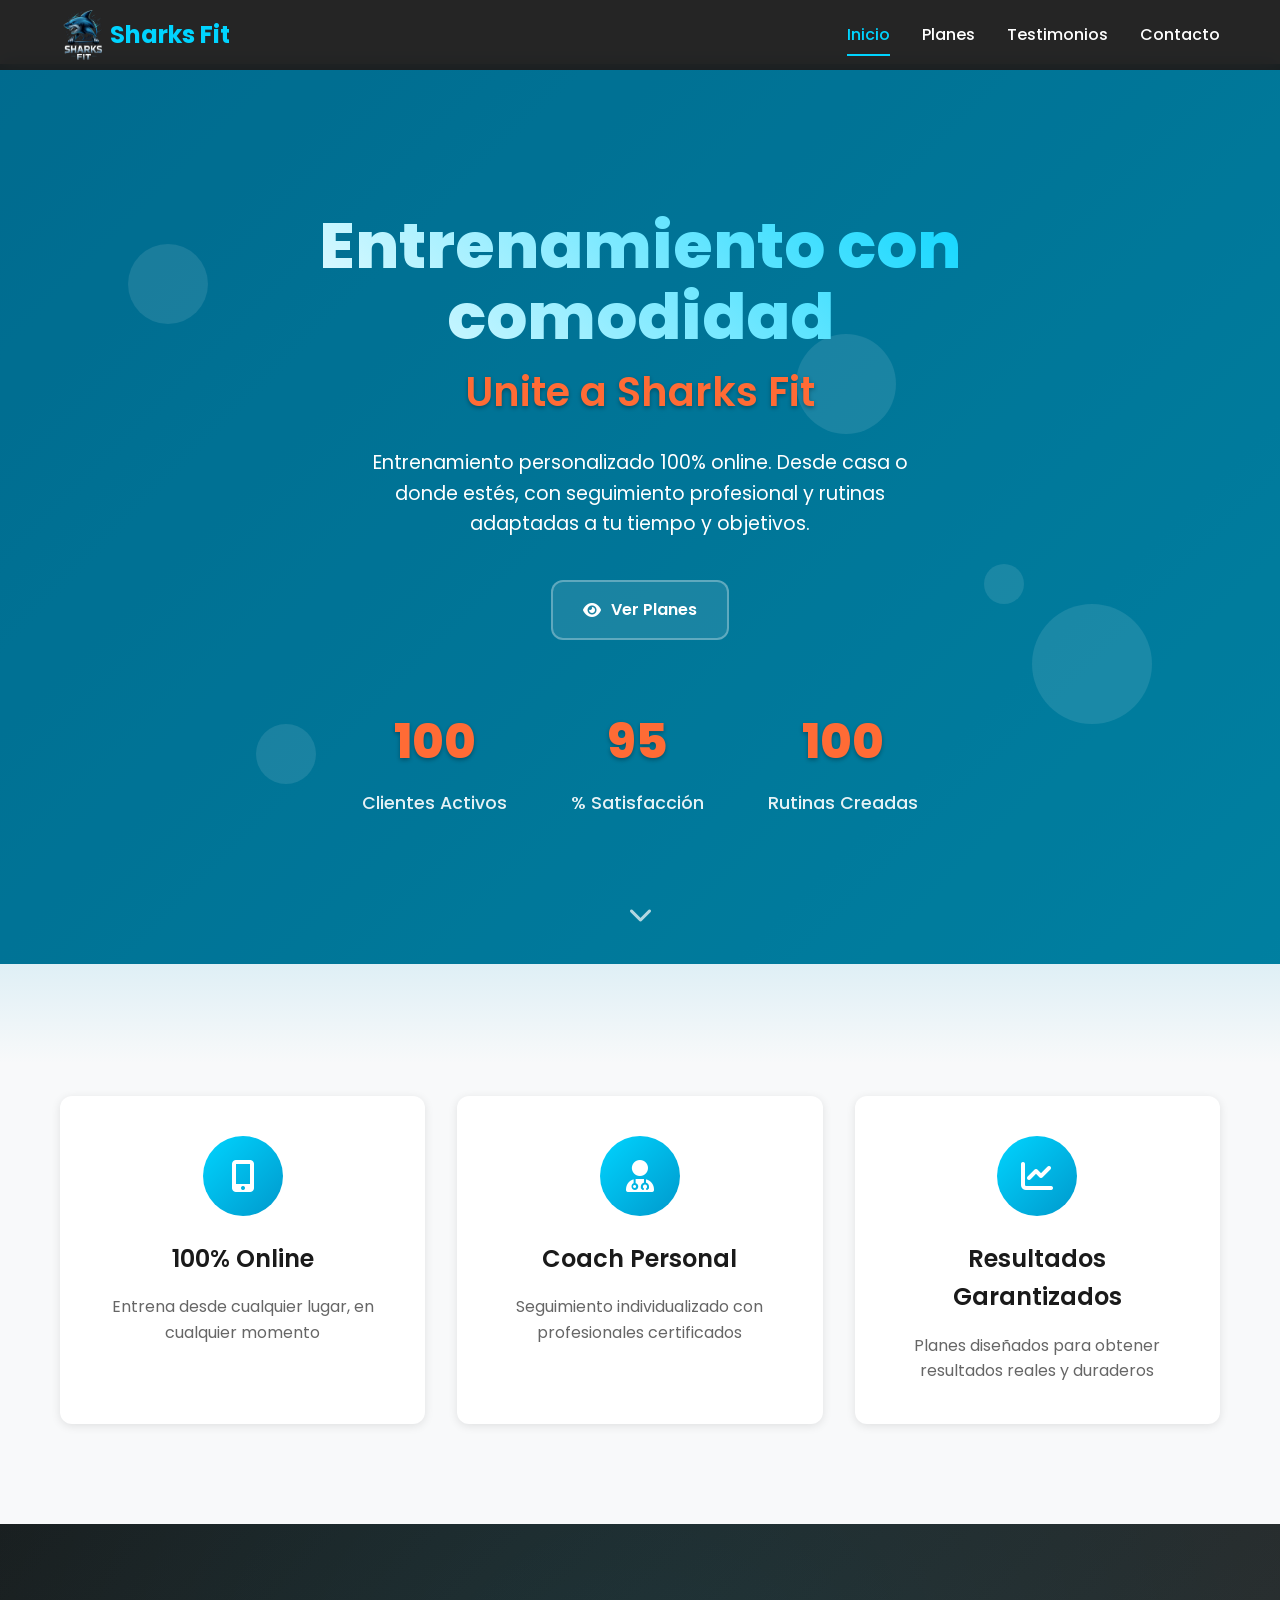
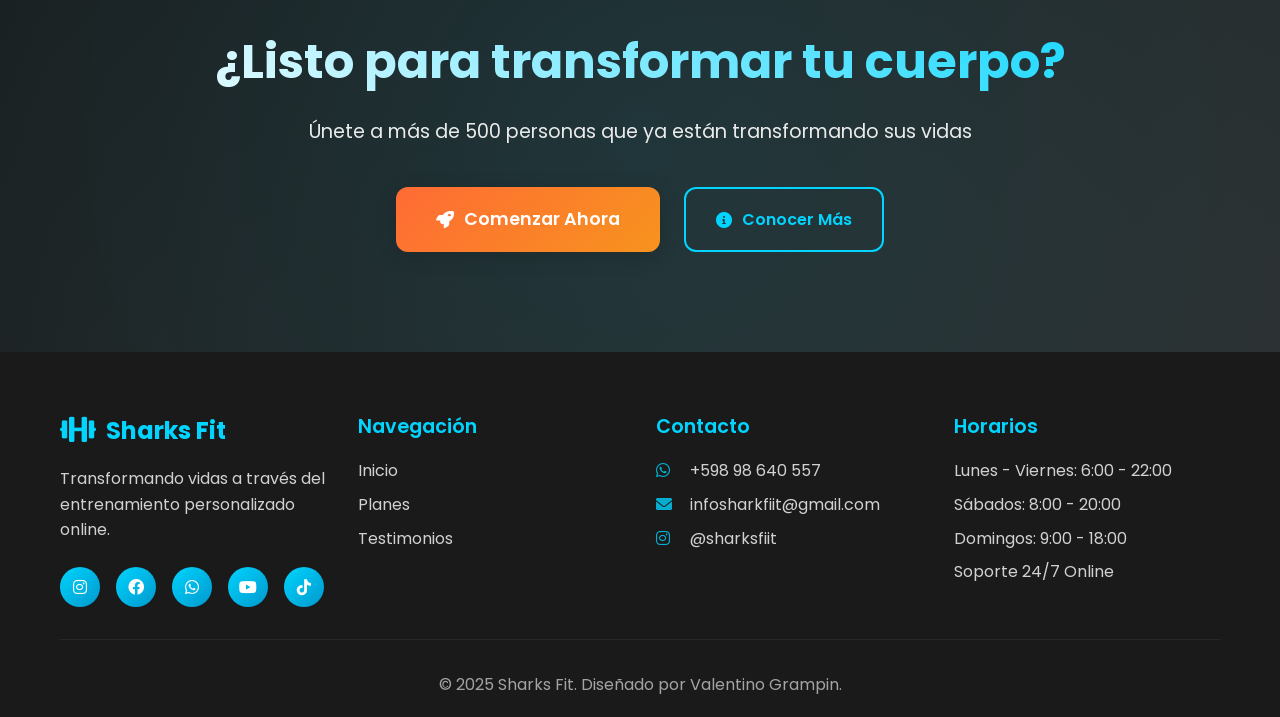
<file: index.html>
<!DOCTYPE html>
<html lang="es">
<head>
    <meta charset="UTF-8">
    <meta name="viewport" content="width=device-width, initial-scale=1.0">
    <title>Sharks Fit - Entrenamiento Personalizado Online</title>
    <link rel="stylesheet" href="css/style.css">
    <link href="https://cdnjs.cloudflare.com/ajax/libs/font-awesome/6.0.0/css/all.min.css" rel="stylesheet">
    <link href="https://fonts.googleapis.com/css2?family=Poppins:wght@300;400;500;600;700;800&display=swap" rel="stylesheet">
</head>
<body>
    <!-- Navbar -->
    <nav class="navbar" id="navbar">
        <div class="nav-container">
            <div class="nav-logo">
                <img src="img/logosharksfit-removebg-preview.png" width="50px" height="50px">
                <span>Sharks Fit</span>
            </div>
            <ul class="nav-menu" id="nav-menu">
                <li class="nav-item">
                    <a href="index.html" class="nav-link active">Inicio</a>
                </li>
                <li class="nav-item">
                    <a href="planes.html" class="nav-link">Planes</a>
                </li>
                <li class="nav-item">
                    <a href="testimonios.html" class="nav-link">Testimonios</a>
                </li>
                <li class="nav-item">
                    <a href="contacto.html" class="nav-link">Contacto</a>
                </li>
            </ul>
            <div class="nav-toggle" id="nav-toggle">
                <span class="bar"></span>
                <span class="bar"></span>
                <span class="bar"></span>
            </div>
        </div>
    </nav>

    <!-- Hero Section -->
    <section class="hero" id="hero">
        <div class="hero-background">
            <div class="hero-overlay"></div>
            <div class="floating-shapes">
                <div class="shape shape-1"></div>
                <div class="shape shape-2"></div>
                <div class="shape shape-3"></div>
                <div class="shape shape-4"></div>
                <div class="shape shape-5"></div>
            </div>
        </div>
        <div class="hero-content">
            <div class="hero-text">
                <h1 class="hero-title">
                    <span class="hero-title-main">Entrenamiento con comodidad</span>
                    <span class="hero-title-sub">Unite a Sharks Fit</span>
                </h1>
                <p class="hero-description">
                    Entrenamiento personalizado 100% online. Desde casa o donde estés, 
                    con seguimiento profesional y rutinas adaptadas a tu tiempo y objetivos.
                </p>
                <div class="hero-buttons">
                    <a href="planes.html" class="btn btn-secondary">
                        <i class="fas fa-eye"></i>
                        Ver Planes
                    </a>
                </div>
            </div>
            <div class="hero-stats">
                <div class="stat-item">
                    <span class="stat-number" data-target="500">100</span>
                    <span class="stat-label">Clientes Activos</span>
                </div>
                <div class="stat-item">
                    <span class="stat-number" data-target="95">95</span>
                    <span class="stat-label">% Satisfacción</span>
                </div>
                <div class="stat-item">
                    <span class="stat-number" data-target="1000">100</span>
                    <span class="stat-label">Rutinas Creadas</span>
                </div>
            </div>
        </div>
        <div class="hero-scroll">
            <div class="scroll-indicator">
                <i class="fas fa-chevron-down"></i>
            </div>
        </div>
    </section>

    <!-- Quick Features Section -->
    <section class="quick-features">
        <div class="container">
            <div class="features-grid">
                <div class="feature-card">
                    <div class="feature-icon">
                        <i class="fas fa-mobile-alt"></i>
                    </div>
                    <h3>100% Online</h3>
                    <p>Entrena desde cualquier lugar, en cualquier momento</p>
                </div>
                <div class="feature-card">
                    <div class="feature-icon">
                        <i class="fas fa-user-md"></i>
                    </div>
                    <h3>Coach Personal</h3>
                    <p>Seguimiento individualizado con profesionales certificados</p>
                </div>
                <div class="feature-card">
                    <div class="feature-icon">
                        <i class="fas fa-chart-line"></i>
                    </div>
                    <h3>Resultados Garantizados</h3>
                    <p>Planes diseñados para obtener resultados reales y duraderos</p>
                </div>
            </div>
        </div>
    </section>

    <!-- CTA Section -->
    <section class="cta-section">
        <div class="container">
            <div class="cta-content">
                <h2>¿Listo para transformar tu cuerpo?</h2>
                <p>Únete a más de 500 personas que ya están transformando sus vidas</p>
                <div class="cta-buttons">
                    <a href="planes.html" class="btn btn-primary btn-lg">
                        <i class="fas fa-rocket"></i>
                        Comenzar Ahora
                    </a>
                    <a href="contacto.html" class="btn btn-outline">
                        <i class="fas fa-info-circle"></i>
                        Conocer Más
                    </a>
                </div>
            </div>
        </div>
    </section>

    <!-- Footer -->
    <footer class="footer">
        <div class="container">
            <div class="footer-content">
                <div class="footer-section">
                    <div class="footer-logo">
                        <i class="fas fa-dumbbell"></i>
                        <span>Sharks Fit</span> 
                    </div>
                    <p>Transformando vidas a través del entrenamiento personalizado online.</p>
                    <div class="social-links">
                        <a href="#"><i class="fab fa-instagram"></i></a>
                        <a href="#"><i class="fab fa-facebook"></i></a>
                        <a href="#"><i class="fab fa-whatsapp"></i></a>
                        <a href="#"><i class="fab fa-youtube"></i></a>
                        <a href="#"><i class="fab fa-tiktok"></i></a>
                    </div>
                </div>
                <div class="footer-section">
                    <h4>Navegación</h4>
                    <ul>
                        <li><a href="index.html">Inicio</a></li>
                        <li><a href="plans.html">Planes</a></li>
                        <li><a href="testimonials.html">Testimonios</a></li>
                    </ul>
                </div>
                <div class="footer-section">
                    <h4>Contacto</h4>
                    <ul>
                        <li><i class="fab fa-whatsapp"></i> +598 98 640 557</li>
                        <li><i class="fas fa-envelope"></i> infosharkfiit@gmail.com</li>
                        <li><i class="fab fa-instagram"></i> @sharksfiit</li>
                    </ul>
                </div>
                <div class="footer-section">
                    <h4>Horarios</h4>
                    <ul>
                        <li>Lunes - Viernes: 6:00 - 22:00</li>
                        <li>Sábados: 8:00 - 20:00</li>
                        <li>Domingos: 9:00 - 18:00</li>
                        <li>Soporte 24/7 Online</li>
                    </ul>
                </div>
            </div>
            <div class="footer-bottom">
                <p>&copy; 2025 Sharks Fit. Diseñado por Valentino Grampin.</p>
            </div>
        </div>
    </footer>

    <!-- Back to Top Button -->
    <button class="back-to-top" id="back-to-top">
        <i class="fas fa-chevron-up"></i>
    </button>

    <!-- Scripts -->
    <script src="js/app.js"></script>
</body>
</html>
</file>
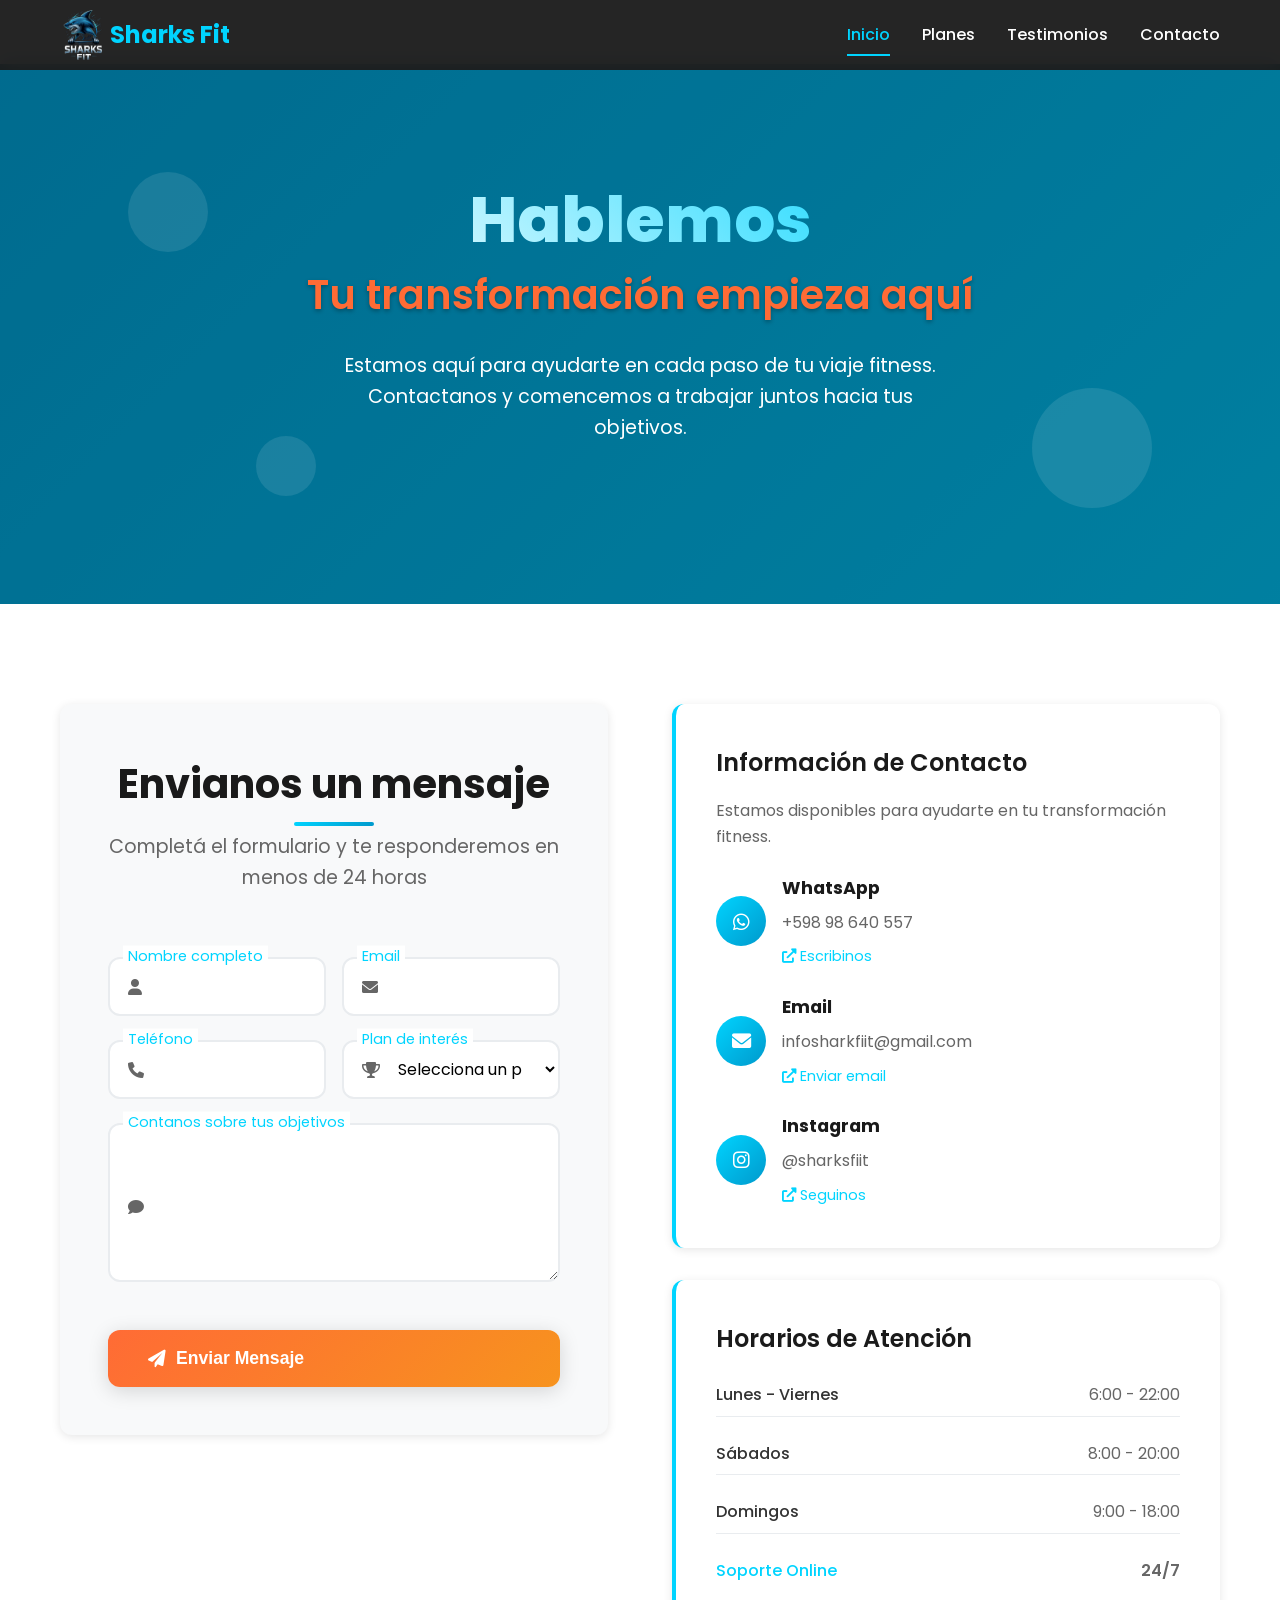
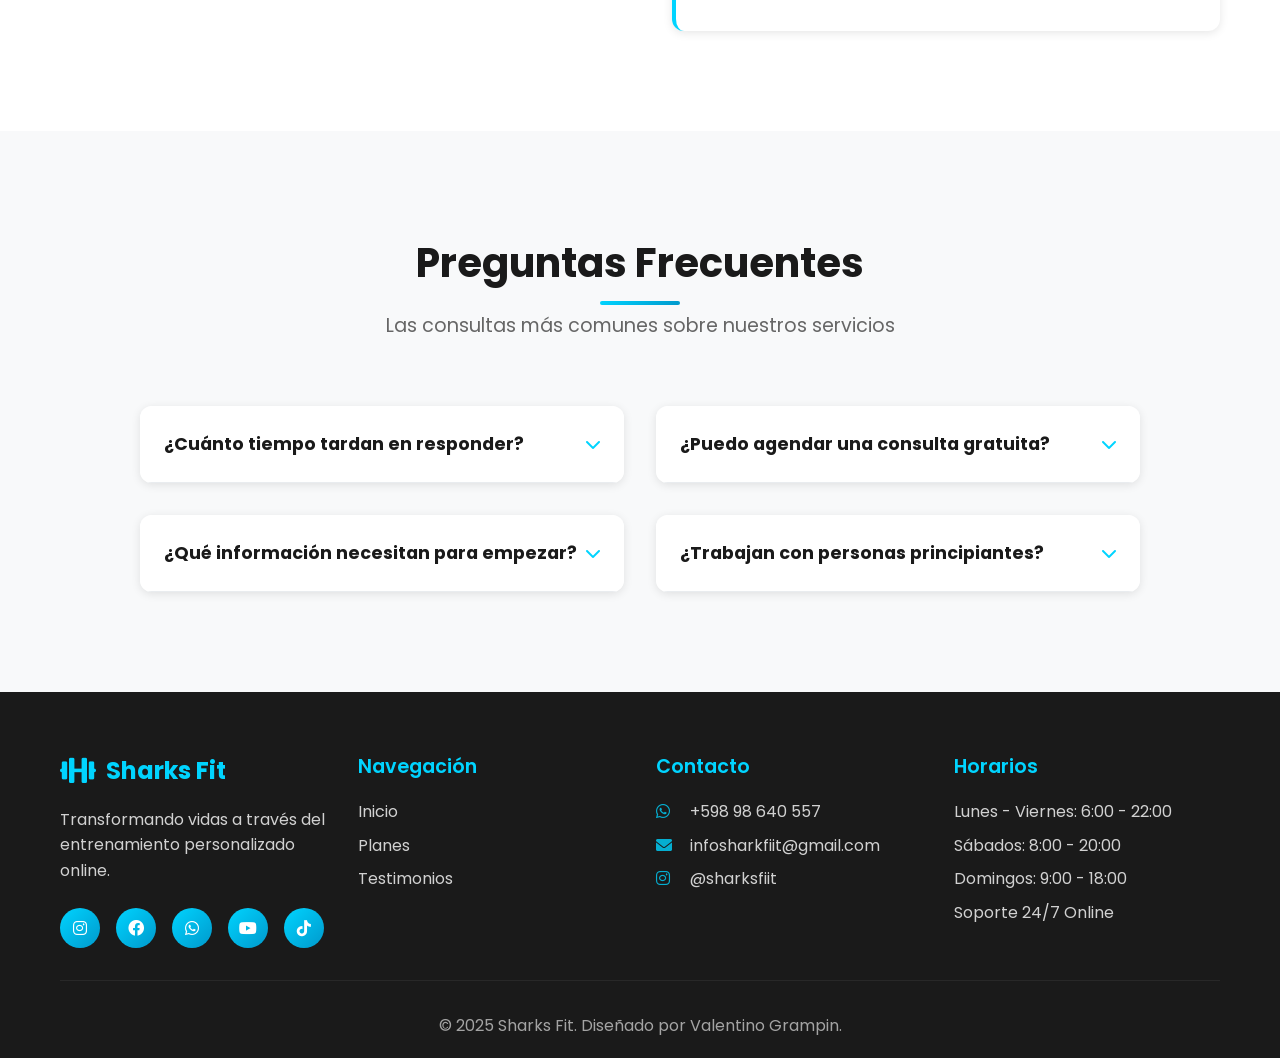
<file: contacto.html>
<!DOCTYPE html>
<html lang="es">
<head>
    <meta charset="UTF-8">
    <meta name="viewport" content="width=device-width, initial-scale=1.0">
    <title>Contacto - Sharks Fit</title>
    <link rel="stylesheet" href="css/style.css">
    <link href="https://cdnjs.cloudflare.com/ajax/libs/font-awesome/6.0.0/css/all.min.css" rel="stylesheet">
    <link href="https://fonts.googleapis.com/css2?family=Poppins:wght@300;400;500;600;700;800&display=swap" rel="stylesheet">
</head>
<body>
    <!-- Navbar -->
    <nav class="navbar" id="navbar">
        <div class="nav-container">
            <div class="nav-logo">
                <img src="img/logosharksfit-removebg-preview.png" width="50px" height="50px">
                <span>Sharks Fit</span>
            </div>
            <ul class="nav-menu" id="nav-menu">
                <li class="nav-item">
                    <a href="index.html" class="nav-link active">Inicio</a>
                </li>
                <li class="nav-item">
                    <a href="planes.html" class="nav-link">Planes</a>
                </li>
                <li class="nav-item">
                    <a href="testimonios.html" class="nav-link">Testimonios</a>
                </li>
                <li class="nav-item">
                    <a href="contacto.html" class="nav-link">Contacto</a>
                </li>
            </ul>
            <div class="nav-toggle" id="nav-toggle">
                <span class="bar"></span>
                <span class="bar"></span>
                <span class="bar"></span>
            </div>
        </div>
    </nav>
    <!-- Hero Section for Contact -->
    <section class="hero" style="height: 60vh; min-height: 400px;">
        <div class="hero-background">
            <div class="hero-overlay"></div>
            <div class="floating-shapes">
                <div class="shape shape-1"></div>
                <div class="shape shape-2"></div>
                <div class="shape shape-3"></div>
            </div>
        </div>
        <div class="hero-content">
            <div class="hero-text">
                <h1 class="hero-title">
                    <span class="hero-title-main">Hablemos</span>
                    <span class="hero-title-sub">Tu transformación empieza aquí</span>
                </h1>
                <p class="hero-description">
                    Estamos aquí para ayudarte en cada paso de tu viaje fitness. 
                    Contactanos y comencemos a trabajar juntos hacia tus objetivos.
                </p>
            </div>
        </div>
    </section>

    <!-- Contact Section -->
    <section class="contact-section">
        <div class="container">
            <div class="contact-grid">
                <!-- Contact Form -->
                <div class="contact-form-container">
                    <div class="section-header">
                        <h2 class="section-title">Envianos un mensaje</h2>
                        <p class="section-subtitle">
                            Completá el formulario y te responderemos en menos de 24 horas
                        </p>
                    </div>
                    
                    <form class="contact-form" action="https://formspree.io/f/mblyvrjl" method="POST"  id="contact-form">
                        <div class="form-group">
                            <div class="form-row">
                                <div class="form-field">
                                    <input type="text" id="nombre" name="nombre" required>
                                    <label for="nombre">Nombre completo</label>
                                    <i class="fas fa-user"></i>
                                </div>
                                <div class="form-field">
                                    <input type="email" id="email" name="email" required>
                                    <label for="email">Email</label>
                                    <i class="fas fa-envelope"></i>
                                </div>
                            </div>
                        </div>
                        
                        <div class="form-group">
                            <div class="form-row">
                                <div class="form-field">
                                    <input type="tel" id="telefono" name="telefono" required>
                                    <label for="telefono">Teléfono</label>
                                    <i class="fas fa-phone"></i>
                                </div>
                                <div class="form-field">
                                    <select id="plan" name="plan" required>
                                        <option value="">Selecciona un plan</option>
                                        <option value="premium">Plan Premium - $15/mes</option>
                                        <option value="gold">Plan Gold - $20/mes</option>
                                        <option value="platinium">Plan Platinium - $30/mes</option>
                                        <option value="consulta">Solo consulta</option>
                                    </select>
                                    <label for="plan">Plan de interés</label>
                                    <i class="fas fa-trophy"></i>
                                </div>
                            </div>
                        </div>
                        
                        <div class="form-group">
                            <div class="form-field">
                                <textarea id="mensaje" name="mensaje" rows="5" required></textarea>
                                <label for="mensaje">Contanos sobre tus objetivos</label>
                                <i class="fas fa-comment"></i>
                            </div>
                        </div>
                        
                        <button type="submit" class="btn btn-primary btn-lg form-submit">
                            <i class="fas fa-paper-plane"></i>
                            Enviar Mensaje
                        </button>
                    </form>
                </div>

                <!-- Contact Info -->
                <div class="contact-info">
                    <div class="contact-card">
                        <h3>Información de Contacto</h3>
                        <p>Estamos disponibles para ayudarte en tu transformación fitness.</p>
                        
                        <div class="contact-methods">
                            <div class="contact-method">
                                <div class="contact-icon">
                                    <i class="fab fa-whatsapp"></i>
                                </div>
                                <div class="contact-details">
                                    <h4>WhatsApp</h4>
                                    <p>+598 98 640 557</p>
                                    <a href="https://wa.me/59898640557" class="contact-link">
                                        <i class="fas fa-external-link-alt"></i> Escribinos
                                    </a>
                                </div>
                            </div>
                            
                            <div class="contact-method">
                                <div class="contact-icon">
                                    <i class="fas fa-envelope"></i>
                                </div>
                                <div class="contact-details">
                                    <h4>Email</h4>
                                    <p>infosharkfiit@gmail.com</p>
                                    <a href="mailto:infosharkfiit@gmail.com" class="contact-link">
                                        <i class="fas fa-external-link-alt"></i> Enviar email
                                    </a>
                                </div>
                            </div>
                            
                            <div class="contact-method">
                                <div class="contact-icon">
                                    <i class="fab fa-instagram"></i>
                                </div>
                                <div class="contact-details">
                                    <h4>Instagram</h4>
                                    <p>@sharksfiit</p>
                                    <a href="https://instagram.com/sharksfiit" class="contact-link">
                                        <i class="fas fa-external-link-alt"></i> Seguinos
                                    </a>
                                </div>
                            </div>
                        </div>
                    </div>
                    
                    <div class="contact-card">
                        <h3>Horarios de Atención</h3>
                        <div class="schedule">
                            <div class="schedule-item">
                                <span class="schedule-day">Lunes - Viernes</span>
                                <span class="schedule-time">6:00 - 22:00</span>
                            </div>
                            <div class="schedule-item">
                                <span class="schedule-day">Sábados</span>
                                <span class="schedule-time">8:00 - 20:00</span>
                            </div>
                            <div class="schedule-item">
                                <span class="schedule-day">Domingos</span>
                                <span class="schedule-time">9:00 - 18:00</span>
                            </div>
                            <div class="schedule-item special">
                                <span class="schedule-day">Soporte Online</span>
                                <span class="schedule-time">24/7</span>
                            </div>
                        </div>
                    </div>
                </div>
            </div>
        </div>
    </section>

    <!-- FAQ Section -->
    <section class="faq-section">
        <div class="container">
            <div class="section-header">
                <h2 class="section-title">Preguntas Frecuentes</h2>
                <p class="section-subtitle">Las consultas más comunes sobre nuestros servicios</p>
            </div>
            
            <div class="faq-grid">
                <div class="faq-item">
                    <div class="faq-question">
                        <h4>¿Cuánto tiempo tardan en responder?</h4>
                        <i class="fas fa-chevron-down"></i>
                    </div>
                    <div class="faq-answer">
                        <p>Respondemos todos los mensajes en menos de 24 horas durante días hábiles. Por WhatsApp, generalmente en 2-4 horas.</p>
                    </div>
                </div>
                
                <div class="faq-item">
                    <div class="faq-question">
                        <h4>¿Puedo agendar una consulta gratuita?</h4>
                        <i class="fas fa-chevron-down"></i>
                    </div>
                    <div class="faq-answer">
                        <p>Sí, ofrecemos una consulta gratuita de 15 minutos para conocerte mejor y evaluar cuál es el mejor plan para tus objetivos.</p>
                    </div>
                </div>
                
                <div class="faq-item">
                    <div class="faq-question">
                        <h4>¿Qué información necesitan para empezar?</h4>
                        <i class="fas fa-chevron-down"></i>
                    </div>
                    <div class="faq-answer">
                        <p>Necesitamos conocer tus objetivos, historial de entrenamiento, disponibilidad de tiempo, equipamiento y cualquier condición médica relevante.</p>
                    </div>
                </div>
                
                <div class="faq-item">
                    <div class="faq-question">
                        <h4>¿Trabajan con personas principiantes?</h4>
                        <i class="fas fa-chevron-down"></i>
                    </div>
                    <div class="faq-answer">
                        <p>Por supuesto. Trabajamos con personas de todos los niveles, desde principiantes absolutos hasta atletas avanzados.</p>
                    </div>
                </div>
            </div>
        </div>
    </section>

    <!-- Success Modal -->
    <div class="modal" id="success-modal">
        <div class="modal-content">
            <div class="modal-header">
                <i class="fas fa-check-circle"></i>
                <h3>¡Mensaje enviado con éxito!</h3>
            </div>
            <div class="modal-body">
                <p>Gracias por contactarnos. Te responderemos en las próximas 24 horas.</p>
                <p>También puedes escribirnos por WhatsApp para una respuesta más rápida.</p>
            </div>
            <div class="modal-footer">
                <button class="btn btn-primary" onclick="closeModal()">
                    <i class="fas fa-thumbs-up"></i>
                    Perfecto
                </button>
                <a href="https://wa.me/59898640557" class="btn btn-outline">
                    <i class="fab fa-whatsapp"></i>
                    WhatsApp
                </a>
            </div>
        </div>
    </div>

    <!-- Footer -->
   <footer class="footer">
        <div class="container">
            <div class="footer-content">
                <div class="footer-section">
                    <div class="footer-logo">
                        <i class="fas fa-dumbbell"></i>
                        <span>Sharks Fit</span>
                    </div>
                    <p>Transformando vidas a través del entrenamiento personalizado online.</p>
                    <div class="social-links">
                        <a href="#"><i class="fab fa-instagram"></i></a>
                        <a href="#"><i class="fab fa-facebook"></i></a>
                        <a href="#"><i class="fab fa-whatsapp"></i></a>
                        <a href="#"><i class="fab fa-youtube"></i></a>
                        <a href="#"><i class="fab fa-tiktok"></i></a>
                    </div>
                </div>
                <div class="footer-section">
                    <h4>Navegación</h4>
                    <ul>
                        <li><a href="index.html">Inicio</a></li>
                        <li><a href="plans.html">Planes</a></li>
                        <li><a href="testimonials.html">Testimonios</a></li>
                    </ul>
                </div>
                <div class="footer-section">
                    <h4>Contacto</h4>
                    <ul>
                        <li><i class="fab fa-whatsapp"></i> +598 98 640 557</li>
                        <li><i class="fas fa-envelope"></i> infosharkfiit@gmail.com</li>
                        <li><i class="fab fa-instagram"></i> @sharksfiit</li>
                    </ul>
                </div>
                <div class="footer-section">
                    <h4>Horarios</h4>
                    <ul>
                        <li>Lunes - Viernes: 6:00 - 22:00</li>
                        <li>Sábados: 8:00 - 20:00</li>
                        <li>Domingos: 9:00 - 18:00</li>
                        <li>Soporte 24/7 Online</li>
                    </ul>
                </div>
            </div>
            <div class="footer-bottom">
                <p>&copy; 2025 Sharks Fit. Diseñado por Valentino Grampin.</p>
            </div>
        </div>
    </footer>

    <!-- Back to Top Button -->
    <button class="back-to-top" id="back-to-top">
        <i class="fas fa-chevron-up"></i>
    </button>
    <script src="js/app.js"></script>
    </body>
    </html>
</file>
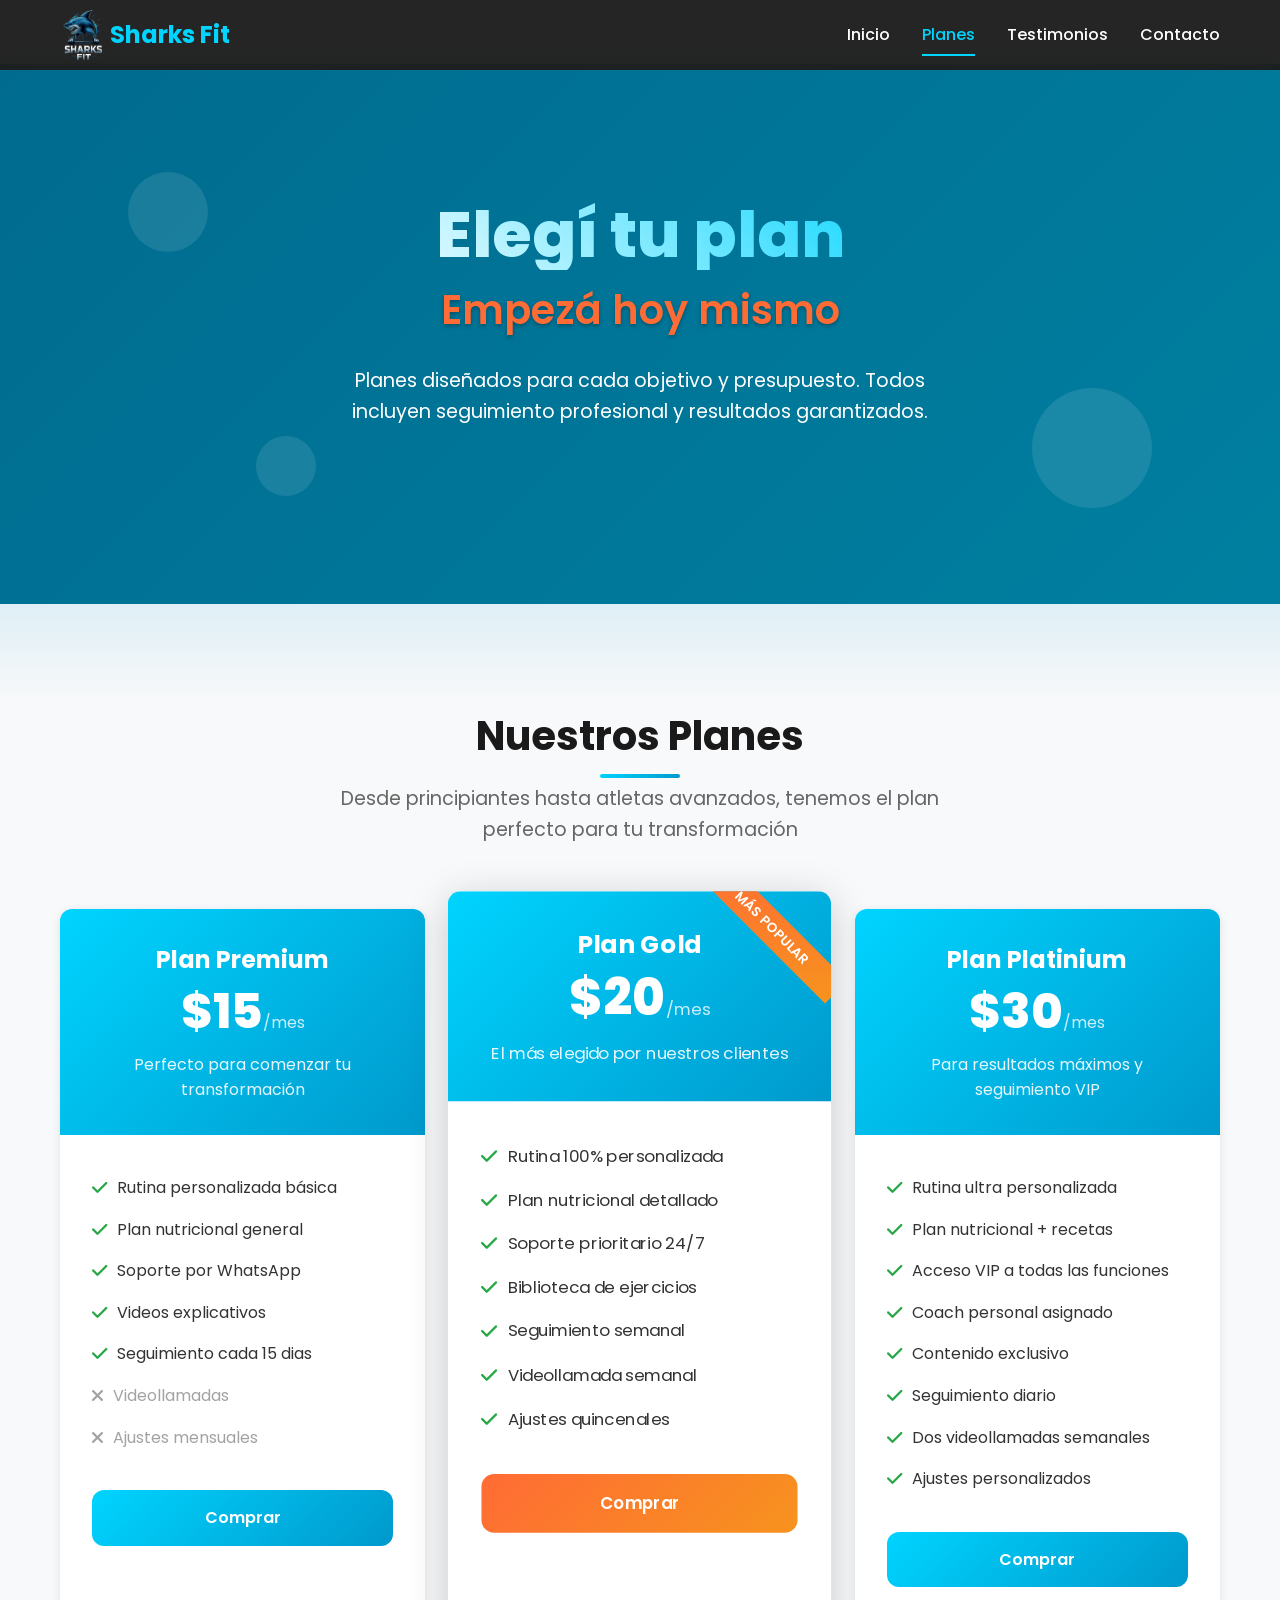
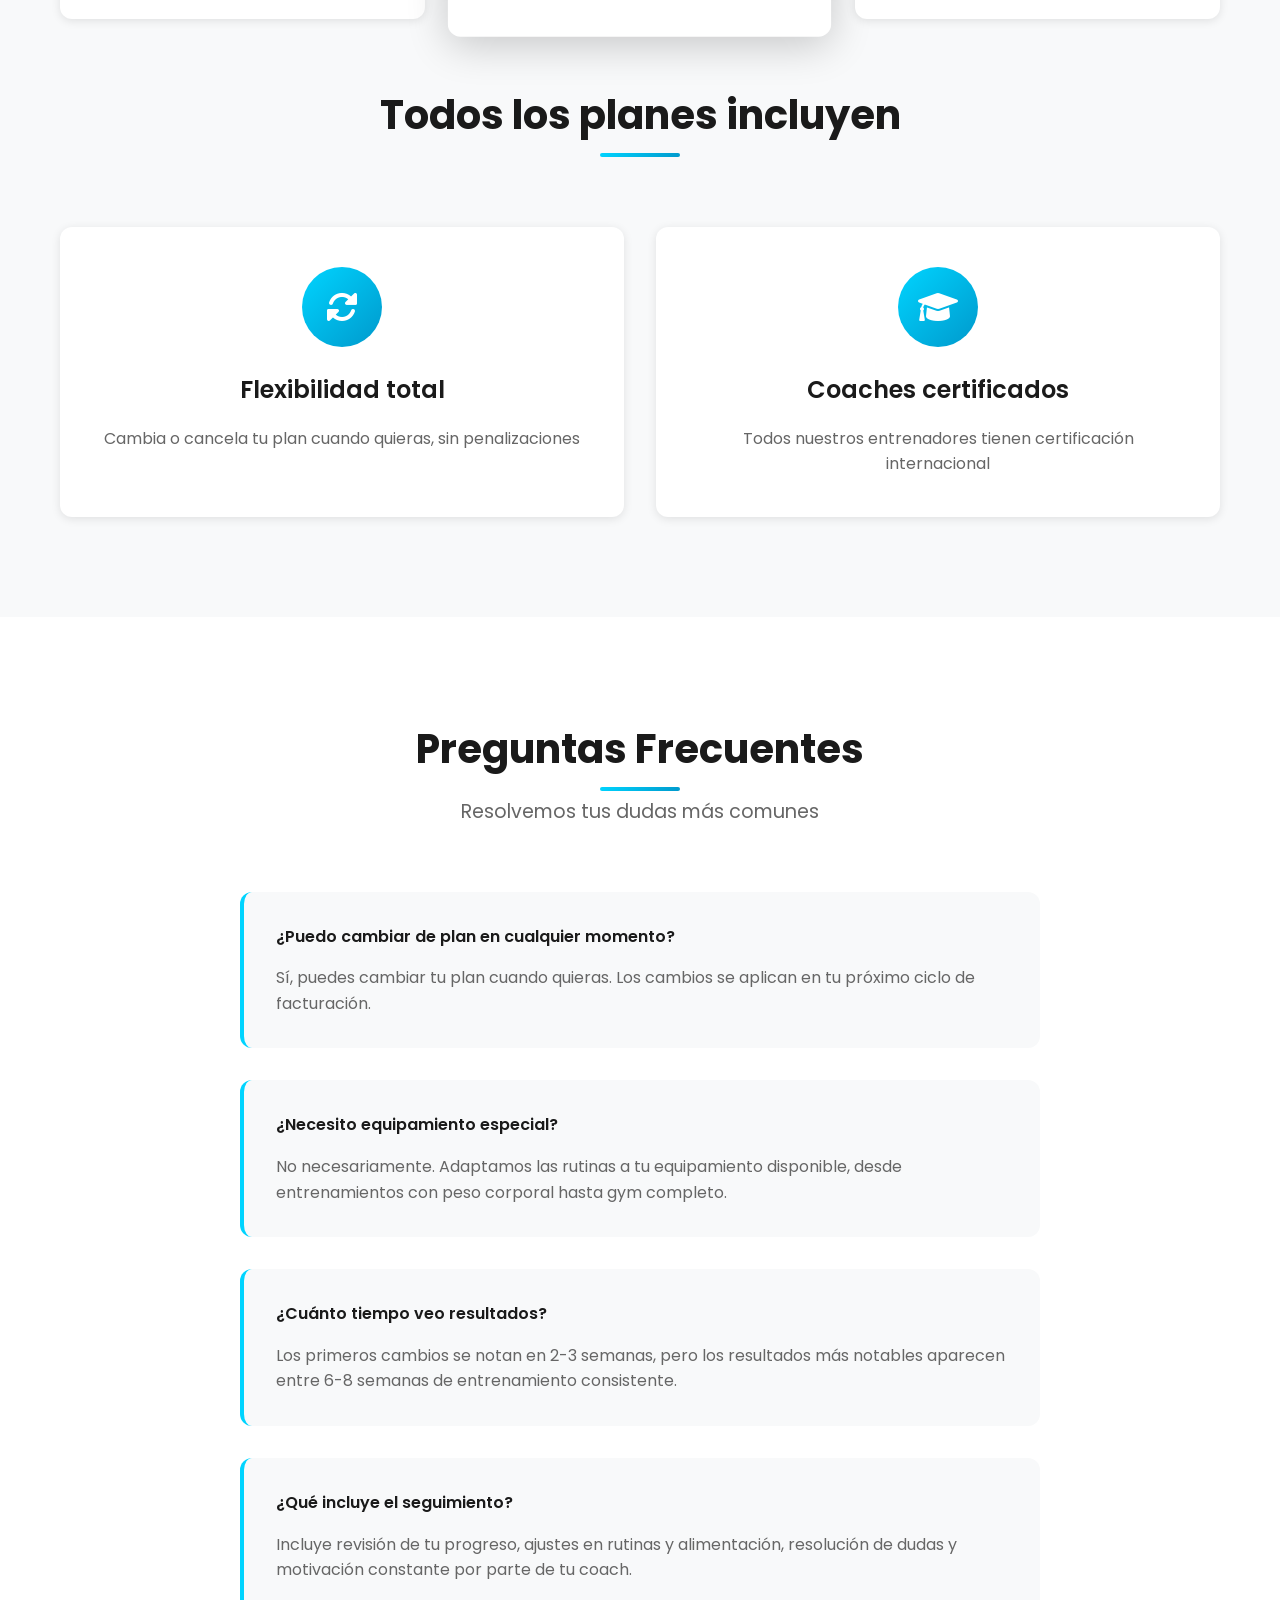
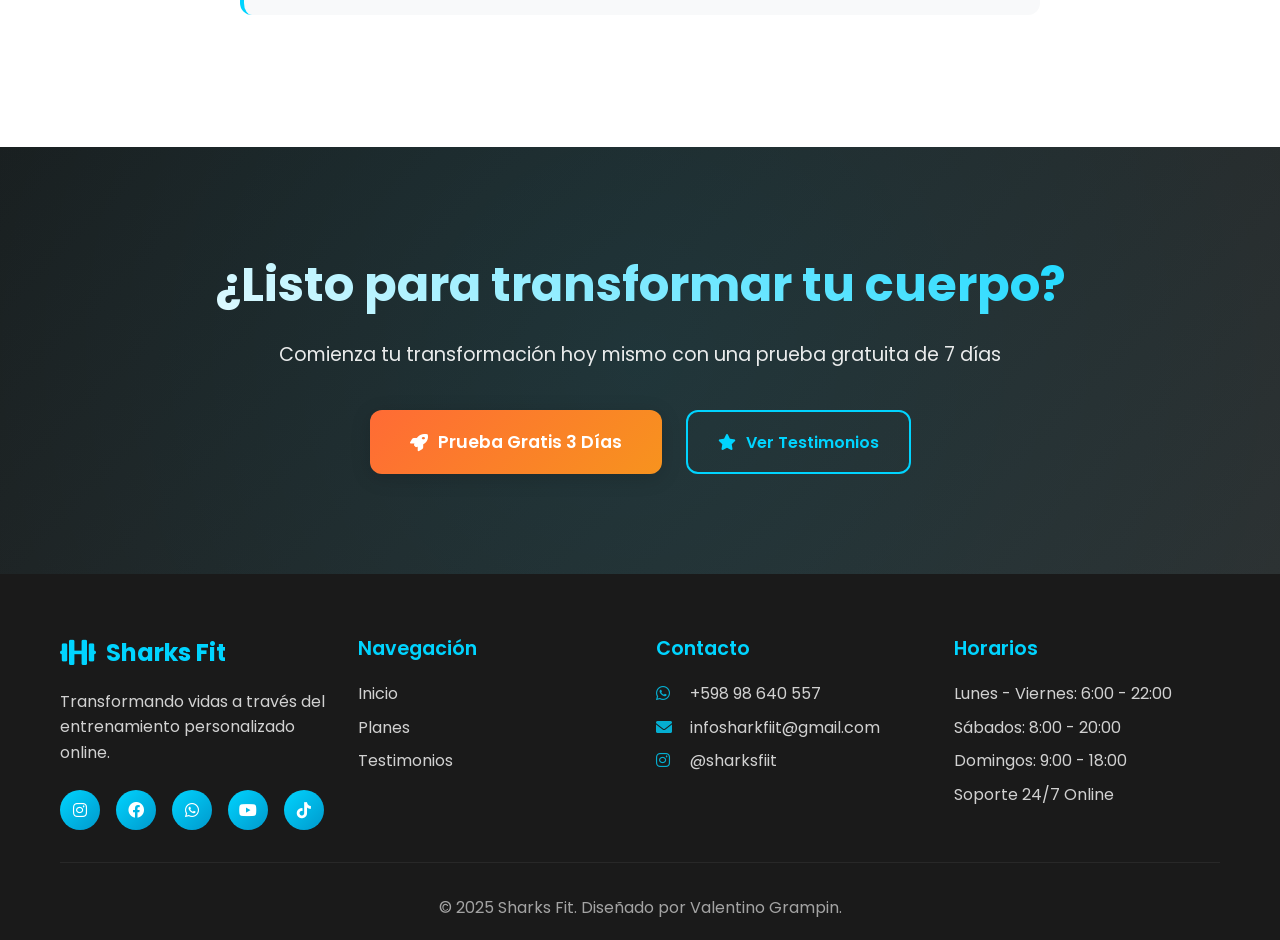
<file: planes.html>
<!DOCTYPE html>
<html lang="es">
<head>
    <meta charset="UTF-8">
    <meta name="viewport" content="width=device-width, initial-scale=1.0">
    <title>Planes - Sharks Fit</title>
    <link rel="stylesheet" href="css/style.css">
    <link href="https://cdnjs.cloudflare.com/ajax/libs/font-awesome/6.0.0/css/all.min.css" rel="stylesheet">
    <link href="https://fonts.googleapis.com/css2?family=Poppins:wght@300;400;500;600;700;800&display=swap" rel="stylesheet">
</head>
<body>
    <!-- Navbar -->
    <nav class="navbar" id="navbar">
        <div class="nav-container">
            <div class="nav-logo">
                  <img src="img/logosharksfit-removebg-preview.png" width="50px" height="50px">
                <span>Sharks Fit</span>
            </div>
            <ul class="nav-menu" id="nav-menu">
                <li class="nav-item">
                    <a href="index.html" class="nav-link">Inicio</a>
                </li>
                <li class="nav-item">
                    <a href="planes.html" class="nav-link active">Planes</a>
                </li>
                <li class="nav-item">
                    <a href="testimonios.html" class="nav-link">Testimonios</a>
                </li>
                <li class="nav-item">
                    <a href="contacto.html" class="nav-link">Contacto</a>
                </li>
            </ul>
            <div class="nav-toggle" id="nav-toggle">
                <span class="bar"></span>
                <span class="bar"></span>
                <span class="bar"></span>
            </div>
        </div>
    </nav>

    <!-- Hero Section for Plans -->
    <section class="hero" style="height: 60vh; min-height: 400px;">
        <div class="hero-background">
            <div class="hero-overlay"></div>
            <div class="floating-shapes">
                <div class="shape shape-1"></div>
                <div class="shape shape-2"></div>
                <div class="shape shape-3"></div>
            </div>
        </div>
        <div class="hero-content">
            <div class="hero-text">
                <h1 class="hero-title">
                    <span class="hero-title-main">Elegí tu plan</span>
                    <span class="hero-title-sub">Empezá hoy mismo</span>
                </h1>
                <p class="hero-description">
                    Planes diseñados para cada objetivo y presupuesto. 
                    Todos incluyen seguimiento profesional y resultados garantizados.
                </p>
            </div>
        </div>
    </section>

    <!-- Plans Section -->
    <section class="plans">
        <div class="container">
            <div class="section-header">
                <h2 class="section-title">Nuestros Planes</h2>
                <p class="section-subtitle">
                    Desde principiantes hasta atletas avanzados, tenemos el plan perfecto para tu transformación
                </p>
            </div>
            
            <div class="plans-grid">
                <!-- Plan Premium -->
                <div class="plan-card">
                    <div class="plan-header">
                        <h3 class="plan-name">Plan Premium</h3>
                        <div class="plan-price">$15<span class="plan-period">/mes</span></div>
                        <p class="plan-description">Perfecto para comenzar tu transformación</p>
                    </div>
                    <div class="plan-body">
                        <ul class="plan-features">
                            <li><i class="fas fa-check"></i> Rutina personalizada básica</li>
                            <li><i class="fas fa-check"></i> Plan nutricional general</li>
                            <li><i class="fas fa-check"></i> Soporte por WhatsApp</li>
                            <li><i class="fas fa-check"></i> Videos explicativos</li>
                            <li><i class="fas fa-check"></i> Seguimiento cada 15 dias</li>
                            <li class="unavailable"><i class="fas fa-times"></i> Videollamadas</li>
                            <li class="unavailable"><i class="fas fa-times"></i> Ajustes mensuales</li>
                        </ul>
                        <a href="contacto.html" class="plan-button">Comprar</a>
                    </div>
                </div>

                <!-- Plan Gold - Featured -->
                <div class="plan-card featured">
                    <div class="plan-header">
                        <h3 class="plan-name">Plan Gold</h3>
                        <div class="plan-price">$20<span class="plan-period">/mes</span></div>
                        <p class="plan-description">El más elegido por nuestros clientes</p>
                    </div>
                    <div class="plan-body">
                        <ul class="plan-features">
                            <li><i class="fas fa-check"></i> Rutina 100% personalizada</li>
                            <li><i class="fas fa-check"></i> Plan nutricional detallado</li>
                            <li><i class="fas fa-check"></i> Soporte prioritario 24/7</li>
                            <li><i class="fas fa-check"></i> Biblioteca de ejercicios</li>
                            <li><i class="fas fa-check"></i> Seguimiento semanal</li>
                            <li><i class="fas fa-check"></i> Videollamada semanal</li>
                            <li><i class="fas fa-check"></i> Ajustes quincenales</li>
                        </ul>
                        <a href="contacto.html" class="plan-button">Comprar</a>
                    </div>
                </div>

                <!-- Plan Platinium -->
                <div class="plan-card">
                    <div class="plan-header">
                        <h3 class="plan-name">Plan Platinium</h3>
                        <div class="plan-price">$30<span class="plan-period">/mes</span></div>
                        <p class="plan-description">Para resultados máximos y seguimiento VIP</p>
                    </div>
                    <div class="plan-body">
                        <ul class="plan-features">
                            <li><i class="fas fa-check"></i> Rutina ultra personalizada</li>
                            <li><i class="fas fa-check"></i> Plan nutricional + recetas</li>
                            <li><i class="fas fa-check"></i> Acceso VIP a todas las funciones</li>
                            <li><i class="fas fa-check"></i> Coach personal asignado</li>
                            <li><i class="fas fa-check"></i> Contenido exclusivo</li>
                            <li><i class="fas fa-check"></i> Seguimiento diario</li>
                            <li><i class="fas fa-check"></i> Dos videollamadas semanales</li>
                            <li><i class="fas fa-check"></i> Ajustes personalizados</li>
                        </ul>
                        <a href="contacto.html" class="plan-button">Comprar</a>
                    </div>
                </div>
            </div>

            <!-- Garantía y Beneficios -->
            <div style="margin-top: 4rem;">
                <div class="section-header">
                    <h2 class="section-title">Todos los planes incluyen</h2>
                </div>
                <div class="features-grid">
                    <div class="feature-card">
                        <div class="feature-icon">
                            <i class="fas fa-sync-alt"></i>
                        </div>
                        <h3>Flexibilidad total</h3>
                        <p>Cambia o cancela tu plan cuando quieras, sin penalizaciones</p>
                    </div>
                    <div class="feature-card">
                        <div class="feature-icon">
                            <i class="fas fa-graduation-cap"></i>
                        </div>
                        <h3>Coaches certificados</h3>
                        <p>Todos nuestros entrenadores tienen certificación internacional</p>
                    </div>
                </div>
            </div>
        </div>
    </section>

    <!-- FAQ Section -->
    <section style="padding: 100px 0; background: white;">
        <div class="container">
            <div class="section-header">
                <h2 class="section-title">Preguntas Frecuentes</h2>
                <p class="section-subtitle">Resolvemos tus dudas más comunes</p>
            </div>
            
            <div style="max-width: 800px; margin: 0 auto;">
                <div style="margin-bottom: 2rem; padding: 2rem; background: var(--light-color); border-radius: var(--border-radius); border-left: 4px solid var(--primary-color);">
                    <h4 style="color: var(--dark-color); margin-bottom: 1rem; font-weight: 600;">¿Puedo cambiar de plan en cualquier momento?</h4>
                    <p style="color: var(--text-light); margin: 0;">Sí, puedes cambiar tu plan cuando quieras. Los cambios se aplican en tu próximo ciclo de facturación.</p>
                </div>
                
                <div style="margin-bottom: 2rem; padding: 2rem; background: var(--light-color); border-radius: var(--border-radius); border-left: 4px solid var(--primary-color);">
                    <h4 style="color: var(--dark-color); margin-bottom: 1rem; font-weight: 600;">¿Necesito equipamiento especial?</h4>
                    <p style="color: var(--text-light); margin: 0;">No necesariamente. Adaptamos las rutinas a tu equipamiento disponible, desde entrenamientos con peso corporal hasta gym completo.</p>
                </div>
                
                <div style="margin-bottom: 2rem; padding: 2rem; background: var(--light-color); border-radius: var(--border-radius); border-left: 4px solid var(--primary-color);">
                    <h4 style="color: var(--dark-color); margin-bottom: 1rem; font-weight: 600;">¿Cuánto tiempo veo resultados?</h4>
                    <p style="color: var(--text-light); margin: 0;">Los primeros cambios se notan en 2-3 semanas, pero los resultados más notables aparecen entre 6-8 semanas de entrenamiento consistente.</p>
                </div>
                
                <div style="margin-bottom: 2rem; padding: 2rem; background: var(--light-color); border-radius: var(--border-radius); border-left: 4px solid var(--primary-color);">
                    <h4 style="color: var(--dark-color); margin-bottom: 1rem; font-weight: 600;">¿Qué incluye el seguimiento?</h4>
                    <p style="color: var(--text-light); margin: 0;">Incluye revisión de tu progreso, ajustes en rutinas y alimentación, resolución de dudas y motivación constante por parte de tu coach.</p>
                </div>
            </div>
        </div>
    </section>

    <!-- CTA Section -->
    <section class="cta-section">
        <div class="container">
            <div class="cta-content">
                <h2>¿Listo para transformar tu cuerpo?</h2>
                <p>Comienza tu transformación hoy mismo con una prueba gratuita de 7 días</p>
                <div class="cta-buttons">
                    <a href="contacto.html" class="btn btn-primary btn-lg">
                        <i class="fas fa-rocket"></i>
                        Prueba Gratis 3 Días
                    </a>
                    <a href="testimonios.html" class="btn btn-outline">
                        <i class="fas fa-star"></i>
                        Ver Testimonios
                    </a>
                </div>
            </div>
        </div>
    </section>

    <!-- Footer -->
    <footer class="footer">
        <div class="container">
            <div class="footer-content">
                <div class="footer-section">
                    <div class="footer-logo">
                        <i class="fas fa-dumbbell"></i>
                        <span>Sharks Fit</span>
                    </div>
                    <p>Transformando vidas a través del entrenamiento personalizado online.</p>
                    <div class="social-links">
                        <a href="#"><i class="fab fa-instagram"></i></a>
                        <a href="#"><i class="fab fa-facebook"></i></a>
                        <a href="#"><i class="fab fa-whatsapp"></i></a>
                        <a href="#"><i class="fab fa-youtube"></i></a>
                        <a href="#"><i class="fab fa-tiktok"></i></a>
                    </div>
                </div>
                <div class="footer-section">
                    <h4>Navegación</h4>
                    <ul>
                        <li><a href="index.html">Inicio</a></li>
                        <li><a href="plans.html">Planes</a></li>
                        <li><a href="testimonials.html">Testimonios</a></li>
                    </ul>
                </div>
                <div class="footer-section">
                    <h4>Contacto</h4>
                    <ul>
                        <li><i class="fab fa-whatsapp"></i> +598 98 640 557</li>
                        <li><i class="fas fa-envelope"></i> infosharkfiit@gmail.com</li>
                        <li><i class="fab fa-instagram"></i> @sharksfiit</li>
                    </ul>
                </div>
                <div class="footer-section">
                    <h4>Horarios</h4>
                    <ul>
                        <li>Lunes - Viernes: 6:00 - 22:00</li>
                        <li>Sábados: 8:00 - 20:00</li>
                        <li>Domingos: 9:00 - 18:00</li>
                        <li>Soporte 24/7 Online</li>
                    </ul>
                </div>
            </div>
            <div class="footer-bottom">
                <p>&copy; 2025 Sharks Fit. Diseñado por Valentino Grampin.</p>
            </div>
        </div>
    </footer>

    <!-- Back to Top Button -->
    <button class="back-to-top" id="back-to-top">
        <i class="fas fa-chevron-up"></i>
    </button>

    <!-- JavaScript -->
    <script>
        // Navbar scroll effect
        window.addEventListener('scroll', function() {
            const navbar = document.getElementById('navbar');
            if (window.scrollY > 50) {
                navbar.classList.add('scrolled');
            } else {
                navbar.classList.remove('scrolled');
            }
        });

        // Mobile menu toggle
        const navToggle = document.getElementById('nav-toggle');
        const navMenu = document.getElementById('nav-menu');

        navToggle.addEventListener('click', function() {
            navMenu.classList.toggle('active');
            navToggle.classList.toggle('active');
        });

        // Close mobile menu when clicking on a link
        document.querySelectorAll('.nav-link').forEach(link => {
            link.addEventListener('click', () => {
                navMenu.classList.remove('active');
                navToggle.classList.remove('active');
            });
        });

        // Back to top button
        const backToTopBtn = document.getElementById('back-to-top');
        
        window.addEventListener('scroll', function() {
            if (window.scrollY > 300) {
                backToTopBtn.classList.add('show');
            } else {
                backToTopBtn.classList.remove('show');
            }
        });

        backToTopBtn.addEventListener('click', function() {
            window.scrollTo({
                top: 0,
                behavior: 'smooth'
            });
        });
    </script>
</body>
</html>
</file>
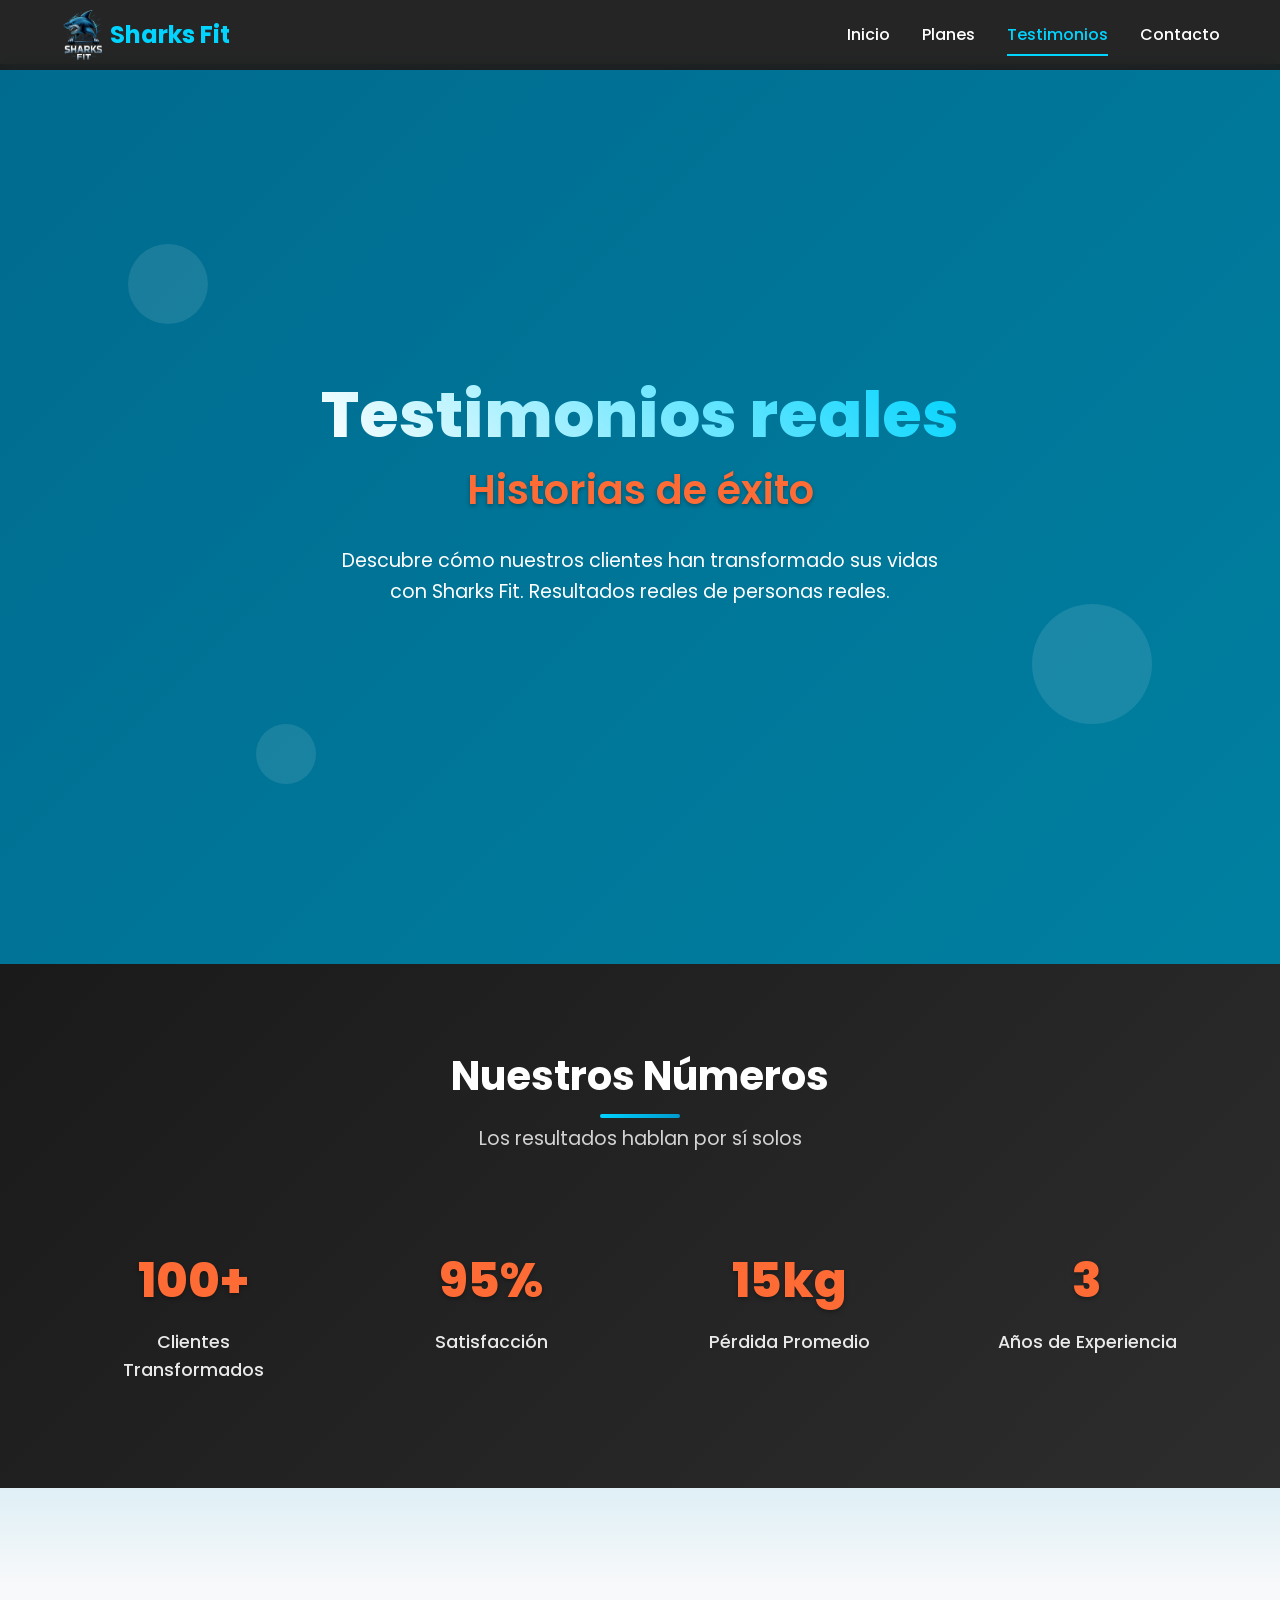
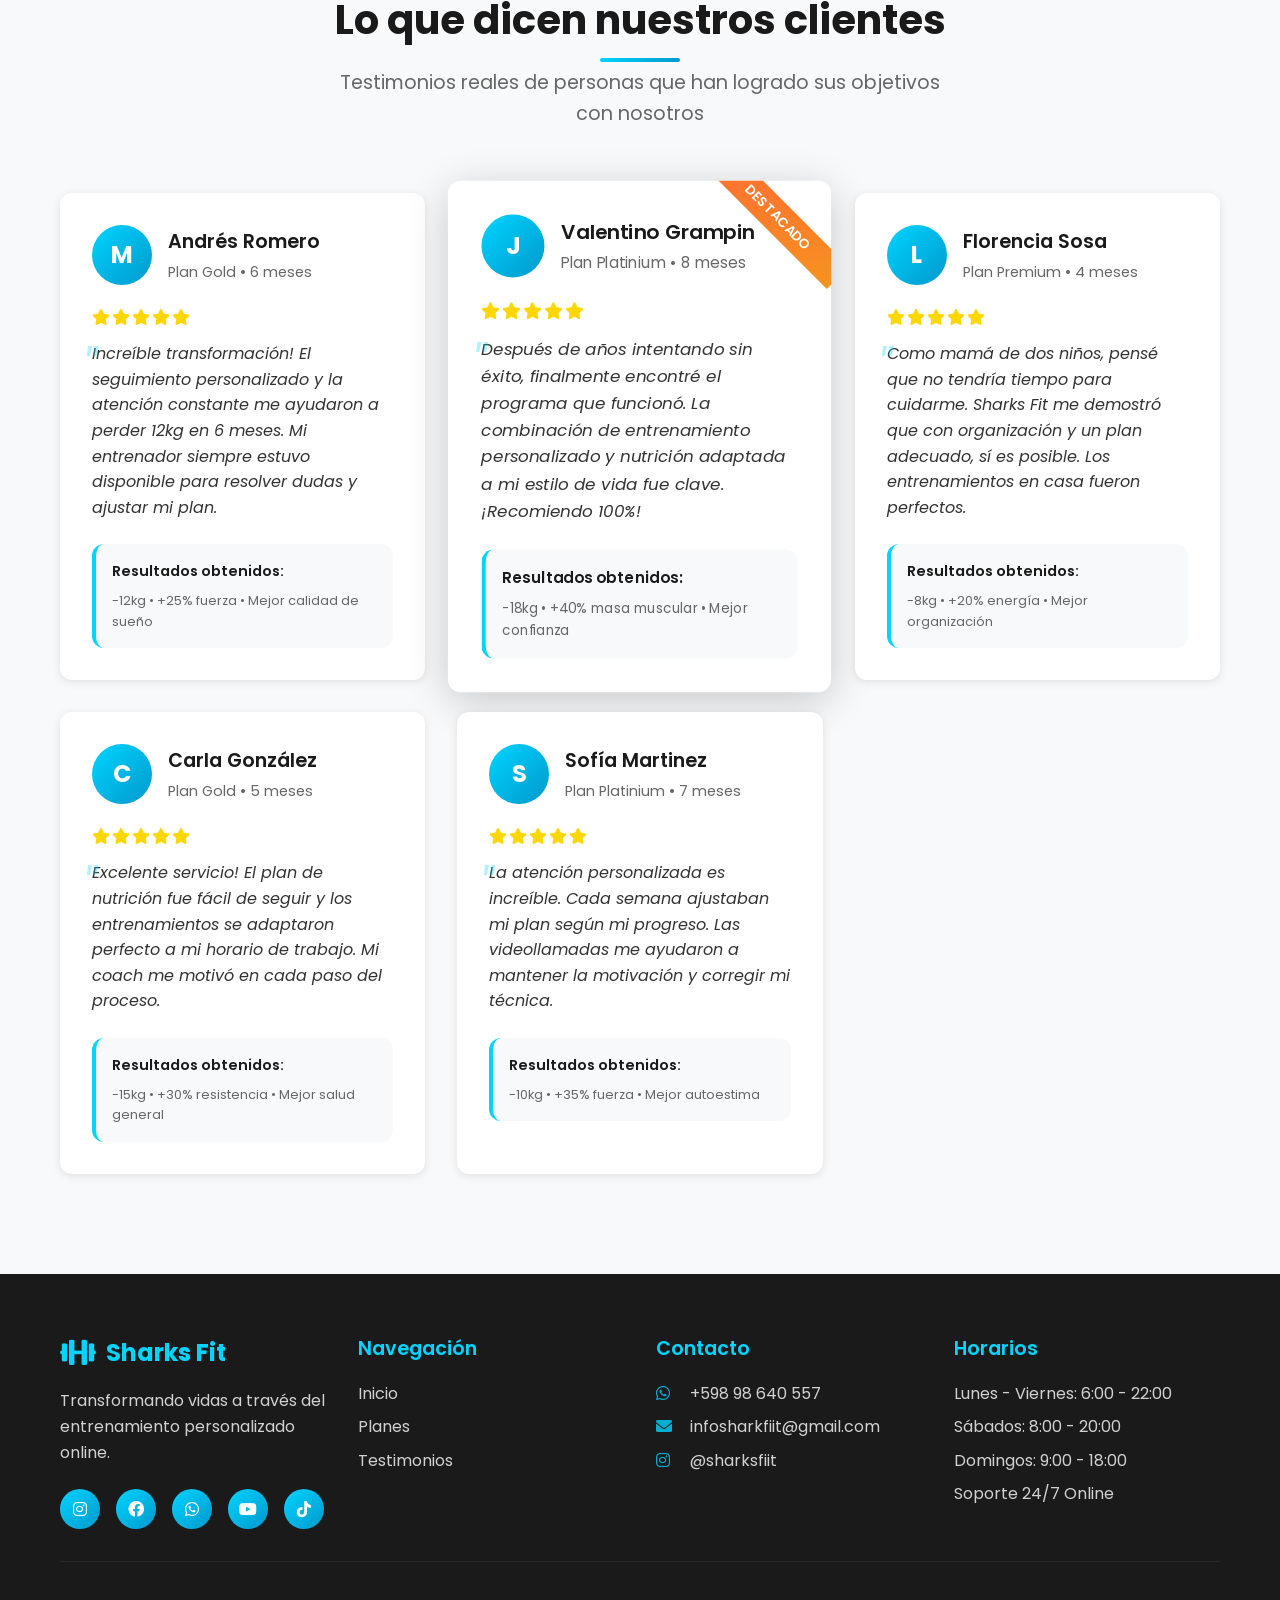
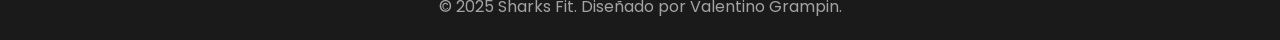
<file: testimonios.html>
<!DOCTYPE html>
<html lang="es">
<head>
    <meta charset="UTF-8">
    <meta name="viewport" content="width=device-width, initial-scale=1.0">
    <title>Sharks Fit - Entrenamiento Personalizado Online</title>
    <link rel="stylesheet" href="css/style.css">
    <link href="https://cdnjs.cloudflare.com/ajax/libs/font-awesome/6.0.0/css/all.min.css" rel="stylesheet">
    <link href="https://fonts.googleapis.com/css2?family=Poppins:wght@300;400;500;600;700;800&display=swap" rel="stylesheet">
</head>
<body>
    <!-- Navbar -->
    <nav class="navbar" id="navbar">
        <div class="nav-container">
            <div class="nav-logo">
                <img src="img/logosharksfit-removebg-preview.png" width="50px" height="50px">
                <span>Sharks Fit</span>
            </div>
            <ul class="nav-menu" id="nav-menu">
                <li class="nav-item">
                    <a href="index.html" class="nav-link">Inicio</a>
                </li>
                <li class="nav-item">
                    <a href="planes.html" class="nav-link">Planes</a>
                </li>
                <li class="nav-item">
                    <a href="testimonios.html" class="nav-link active">Testimonios</a>
                </li>
                <li class="nav-item">
                    <a href="contacto.html" class="nav-link">Contacto</a>
                </li>
            </ul>
            <div class="nav-toggle" id="nav-toggle">
                <span class="bar"></span>
                <span class="bar"></span>
                <span class="bar"></span>
            </div>
        </div>
    </nav>

    <!-- Hero Section for Testimonials -->
    <section class="hero">
        <div class="hero-background">
            <div class="hero-overlay"></div>
            <div class="floating-shapes">
                <div class="shape shape-1"></div>
                <div class="shape shape-2"></div>
                <div class="shape shape-3"></div>
            </div>
        </div>
        <div class="hero-content">
            <div class="hero-text">
                <h1 class="hero-title">
                    <span class="hero-title-main">Testimonios reales</span>
                    <span class="hero-title-sub">Historias de éxito</span>
                </h1>
                <p class="hero-description">
                    Descubre cómo nuestros clientes han transformado sus vidas con Sharks Fit. 
                    Resultados reales de personas reales.
                </p>
            </div>
        </div>
    </section>

    <!-- Stats Section -->
    <section class="stats-section">
        <div class="container">
            <div class="section-header">
                <h2 class="section-title" style="color: white;">Nuestros Números</h2>
                <p class="section-subtitle" style="color: rgba(255,255,255,0.8);">
                    Los resultados hablan por sí solos
                </p>
            </div>
            <div class="stats-grid">
                <div class="stat-card">
                    <span class="stat-number">100+</span>
                    <span class="stat-label">Clientes Transformados</span>
                </div>
                <div class="stat-card">
                    <span class="stat-number">95%</span>
                    <span class="stat-label">Satisfacción</span>
                </div>
                <div class="stat-card">
                    <span class="stat-number">15kg</span>
                    <span class="stat-label">Pérdida Promedio</span>
                </div>
                <div class="stat-card">
                    <span class="stat-number">3</span>
                    <span class="stat-label">Años de Experiencia</span>
                </div>
            </div>
        </div>
    </section>

    <!-- Testimonials Section -->
    <section class="testimonials">
        <div class="container">
            <div class="section-header">
                <h2 class="section-title">Lo que dicen nuestros clientes</h2>
                <p class="section-subtitle">
                    Testimonios reales de personas que han logrado sus objetivos con nosotros
                </p>
            </div>
            
            <div class="testimonials-grid">
                <!-- Testimonio 1 -->
                <div class="testimonial-card">
                    <div class="testimonial-header">
                        <div class="testimonial-avatar">M</div>
                        <div class="testimonial-info">
                            <h3>Andrés Romero</h3>
                            <p>Plan Gold • 6 meses</p>
                        </div>
                    </div>
                    <div class="testimonial-rating">
                        <i class="fas fa-star"></i>
                        <i class="fas fa-star"></i>
                        <i class="fas fa-star"></i>
                        <i class="fas fa-star"></i>
                        <i class="fas fa-star"></i>
                    </div>
                    <div class="testimonial-content">
                        Increíble transformación! El seguimiento personalizado y la atención constante me ayudaron a perder 12kg en 6 meses. Mi entrenador siempre estuvo disponible para resolver dudas y ajustar mi plan.
                    </div>
                    <div class="testimonial-results">
                        <h4>Resultados obtenidos:</h4>
                        <p>-12kg • +25% fuerza • Mejor calidad de sueño</p>
                    </div>
                </div>

                <!-- Testimonio 2 - Featured -->
                <div class="testimonial-card featured">
                    <div class="testimonial-header">
                        <div class="testimonial-avatar">J</div>
                        <div class="testimonial-info">
                            <h3>Valentino Grampin</h3>
                            <p>Plan Platinium • 8 meses</p>
                        </div>
                    </div>
                    <div class="testimonial-rating">
                        <i class="fas fa-star"></i>
                        <i class="fas fa-star"></i>
                        <i class="fas fa-star"></i>
                        <i class="fas fa-star"></i>
                        <i class="fas fa-star"></i>
                    </div>
                    <div class="testimonial-content">
                        Después de años intentando sin éxito, finalmente encontré el programa que funcionó. La combinación de entrenamiento personalizado y nutrición adaptada a mi estilo de vida fue clave. ¡Recomiendo 100%!
                    </div>
                    <div class="testimonial-results">
                        <h4>Resultados obtenidos:</h4>
                        <p>-18kg • +40% masa muscular • Mejor confianza</p>
                    </div>
                </div>

                <!-- Testimonio 3 -->
                <div class="testimonial-card">
                    <div class="testimonial-header">
                        <div class="testimonial-avatar">L</div>
                        <div class="testimonial-info">
                            <h3>Florencia Sosa</h3>
                            <p>Plan Premium • 4 meses</p>
                        </div>
                    </div>
                    <div class="testimonial-rating">
                        <i class="fas fa-star"></i>
                        <i class="fas fa-star"></i>
                        <i class="fas fa-star"></i>
                        <i class="fas fa-star"></i>
                        <i class="fas fa-star"></i>
                    </div>
                    <div class="testimonial-content">
                        Como mamá de dos niños, pensé que no tendría tiempo para cuidarme. Sharks Fit me demostró que con organización y un plan adecuado, sí es posible. Los entrenamientos en casa fueron perfectos.
                    </div>
                    <div class="testimonial-results">
                        <h4>Resultados obtenidos:</h4>
                        <p>-8kg • +20% energía • Mejor organización</p>
                    </div>
                </div>

                <!-- Testimonio 4 -->
                <div class="testimonial-card">
                    <div class="testimonial-header">
                        <div class="testimonial-avatar">C</div>
                        <div class="testimonial-info">
                            <h3>Carla González</h3>
                            <p>Plan Gold • 5 meses</p>
                        </div>
                    </div>
                    <div class="testimonial-rating">
                        <i class="fas fa-star"></i>
                        <i class="fas fa-star"></i>
                        <i class="fas fa-star"></i>
                        <i class="fas fa-star"></i>
                        <i class="fas fa-star"></i>
                    </div>
                    <div class="testimonial-content">
                        Excelente servicio! El plan de nutrición fue fácil de seguir y los entrenamientos se adaptaron perfecto a mi horario de trabajo. Mi coach me motivó en cada paso del proceso.
                    </div>
                    <div class="testimonial-results">
                        <h4>Resultados obtenidos:</h4>
                        <p>-15kg • +30% resistencia • Mejor salud general</p>
                    </div>
                </div>

                <!-- Testimonio 5 -->
                <div class="testimonial-card">
                    <div class="testimonial-header">
                        <div class="testimonial-avatar">S</div>
                        <div class="testimonial-info">
                            <h3>Sofía Martinez</h3>
                            <p>Plan Platinium • 7 meses</p>
                        </div>
                    </div>
                    <div class="testimonial-rating">
                        <i class="fas fa-star"></i>
                        <i class="fas fa-star"></i>
                        <i class="fas fa-star"></i>
                        <i class="fas fa-star"></i>
                        <i class="fas fa-star"></i>
                    </div>
                    <div class="testimonial-content">
                        La atención personalizada es increíble. Cada semana ajustaban mi plan según mi progreso. Las videollamadas me ayudaron a mantener la motivación y corregir mi técnica.
                    </div>
                    <div class="testimonial-results">
                        <h4>Resultados obtenidos:</h4>
                        <p>-10kg • +35% fuerza • Mejor autoestima</p>
                    </div>
</section>
    <!-- Footer -->
    <footer class="footer">
        <div class="container">
            <div class="footer-content">
                <div class="footer-section">
                    <div class="footer-logo">
                        <i class="fas fa-dumbbell"></i>
                        <span>Sharks Fit</span>
                    </div>
                    <p>Transformando vidas a través del entrenamiento personalizado online.</p>
                    <div class="social-links">
                        <a href="#"><i class="fab fa-instagram"></i></a>
                        <a href="#"><i class="fab fa-facebook"></i></a>
                        <a href="#"><i class="fab fa-whatsapp"></i></a>
                        <a href="#"><i class="fab fa-youtube"></i></a>
                        <a href="#"><i class="fab fa-tiktok"></i></a>
                    </div>
                </div>
                <div class="footer-section">
                    <h4>Navegación</h4>
                    <ul>
                        <li><a href="index.html">Inicio</a></li>
                        <li><a href="plans.html">Planes</a></li>
                        <li><a href="testimonials.html">Testimonios</a></li>
                    </ul>
                </div>
                <div class="footer-section">
                    <h4>Contacto</h4>
                    <ul>
                        <li><i class="fab fa-whatsapp"></i> +598 98 640 557</li>
                        <li><i class="fas fa-envelope"></i> infosharkfiit@gmail.com</li>
                        <li><i class="fab fa-instagram"></i> @sharksfiit</li>
                    </ul>
                </div>
                <div class="footer-section">
                    <h4>Horarios</h4>
                    <ul>
                        <li>Lunes - Viernes: 6:00 - 22:00</li>
                        <li>Sábados: 8:00 - 20:00</li>
                        <li>Domingos: 9:00 - 18:00</li>
                        <li>Soporte 24/7 Online</li>
                    </ul>
                </div>
            </div>
            <div class="footer-bottom">
                <p>&copy; 2025 Sharks Fit. Diseñado por Valentino Grampin.</p>
            </div>
        </div>
    </footer>

    <!-- Back to Top Button -->
    <button class="back-to-top" id="back-to-top">
        <i class="fas fa-chevron-up"></i>
    </button>

    <!-- Scripts -->
    <script src="js/app.js"></script>
</body>
</html>
</file>
<file: css/style.css>
/* style.css */
* {
    margin: 0;
    padding: 0;
    box-sizing: border-box;
}

:root {
    --primary-color: #00d4ff;
    --secondary-color: #0099cc;
    --accent-color: #ff6b35;
    --dark-color: #1a1a1a;
    --light-color: #f8f9fa;
    --text-color: #333;
    --text-light: #666;
    --border-color: #e9ecef;
    --success-color: #28a745;
    --warning-color: #ffc107;
    --danger-color: #dc3545;
    --gradient-primary: linear-gradient(135deg, #00d4ff 0%, #0099cc 100%);
    --gradient-secondary: linear-gradient(135deg, #ff6b35 0%, #f7931e 100%);
    --gradient-dark: linear-gradient(135deg, #1a1a1a 0%, #2d2d2d 100%);
    --shadow-light: 0 2px 10px rgba(0,0,0,0.1);
    --shadow-medium: 0 4px 20px rgba(0,0,0,0.15);
    --shadow-heavy: 0 8px 40px rgba(0,0,0,0.2);
    --transition: all 0.3s ease;
    --border-radius: 12px;
}

body {
    font-family: 'Poppins', sans-serif;
    line-height: 1.6;
    color: var(--text-color);
    overflow-x: hidden;
}

.container {
    max-width: 1200px;
    margin: 0 auto;
    padding: 0 20px;
}

/* Navigation */
.navbar {
    position: fixed;
    top: 0;
    width: 100%;
    background: rgba(26, 26, 26, 0.95);
    backdrop-filter: blur(10px);
    z-index: 1000;
    transition: var(--transition);
}

.navbar.scrolled {
    background: rgba(26, 26, 26, 0.98);
    box-shadow: var(--shadow-medium);
}

.nav-container {
    max-width: 1200px;
    margin: 0 auto;
    padding: 0 20px;
    display: flex;
    justify-content: space-between;
    align-items: center;
    height: 70px;
}

.nav-logo {
    display: flex;
    align-items: center;
    font-size: 1.5rem;
    font-weight: 700;
    color: var(--primary-color);
    transition: var(--transition);
}

.nav-logo:hover {
    transform: scale(1.05);
}

.nav-logo i {
    margin-right: 10px;
    font-size: 1.8rem;
}

.nav-menu {
    display: flex;
    list-style: none;
    margin: 0;
    padding: 0;
}

.nav-item {
    margin-left: 2rem;
}

.nav-link {
    text-decoration: none;
    color: #fff;
    font-weight: 500;
    transition: var(--transition);
    position: relative;
    padding: 5px 0;
}

.nav-link:hover,
.nav-link.active {
    color: var(--primary-color);
}

.nav-link::after {
    content: '';
    position: absolute;
    bottom: -5px;
    left: 0;
    width: 0;
    height: 2px;
    background: var(--primary-color);
    transition: var(--transition);
}

.nav-link:hover::after,
.nav-link.active::after {
    width: 100%;
}

.nav-toggle {
    display: none;
    flex-direction: column;
    cursor: pointer;
}

.bar {
    width: 25px;
    height: 3px;
    background: #fff;
    margin: 3px 0;
    transition: var(--transition);
}

/* Hero Section */
.hero {
    height: 100vh;
    position: relative;
    display: flex;
    align-items: center;
    justify-content: center;
    overflow: hidden;
    margin-top: 4rem;
}

.hero-background {
    position: absolute;
    top: 0;
    left: 0;
    width: 100%;
    height: 100%;
    background: linear-gradient(135deg, #0099cc 0%, #00d4ff 50%, #0099cc 100%);
    background-size: 400% 400%;
    animation: gradientShift 10s ease infinite;
}

@keyframes gradientShift {
    0% { background-position: 0% 50%; }
    50% { background-position: 100% 50%; }
    100% { background-position: 0% 50%; }
}

.hero-overlay {
    position: absolute;
    top: 0;
    left: 0;
    width: 100%;
    height: 100%;
    background: rgba(0, 0, 0, 0.3);
}

.floating-shapes {
    position: absolute;
    top: 0;
    left: 0;
    width: 100%;
    height: 100%;
    overflow: hidden;
}

.shape {
    position: absolute;
    background: rgba(255, 255, 255, 0.1);
    border-radius: 50%;
    animation: float 15s infinite ease-in-out;
}

.shape-1 {
    width: 80px;
    height: 80px;
    top: 20%;
    left: 10%;
    animation-delay: 0s;
}

.shape-2 {
    width: 120px;
    height: 120px;
    top: 60%;
    right: 10%;
    animation-delay: -5s;
}

.shape-3 {
    width: 60px;
    height: 60px;
    bottom: 20%;
    left: 20%;
    animation-delay: -10s;
}

.shape-4 {
    width: 100px;
    height: 100px;
    top: 30%;
    right: 30%;
    animation-delay: -2s;
}

.shape-5 {
    width: 40px;
    height: 40px;
    bottom: 40%;
    right: 20%;
    animation-delay: -7s;
}

@keyframes float {
    0%, 100% { transform: translateY(0px) rotate(0deg); }
    33% { transform: translateY(-30px) rotate(120deg); }
    66% { transform: translateY(30px) rotate(240deg); }
}

.hero-content {
    position: relative;
    z-index: 2;
    text-align: center;
    color: white;
    max-width: 800px;
    padding: 0 20px;
}

.hero-title {
    font-size: 3.5rem;
    font-weight: 800;
    margin-bottom: 1.5rem;
    opacity: 0;
    animation: fadeInUp 1s ease forwards;
}

.hero-title-main {
    display: block;
    font-size: 4rem;
    line-height: 1.1;
    background: linear-gradient(45deg, #fff, #00d4ff);
    -webkit-background-clip: text;
    -webkit-text-fill-color: transparent;
    background-clip: text;
}

.hero-title-sub {
    display: block;
    font-size: 2.5rem;
    font-weight: 600;
    color: var(--accent-color);
    margin-top: 0.5rem;
    text-shadow: 0 2px 4px rgba(0,0,0,0.3);
}

.hero-description {
    font-size: 1.2rem;
    margin-bottom: 2.5rem;
    opacity: 0;
    animation: fadeInUp 1s ease 0.3s forwards;
    max-width: 600px;
    margin-left: auto;
    margin-right: auto;
}

.hero-buttons {
    display: flex;
    justify-content: center;
    gap: 1.5rem;
    margin-bottom: 4rem;
    opacity: 0;
    animation: fadeInUp 1s ease 0.6s forwards;
}

.btn {
    padding: 15px 30px;
    border: none;
    border-radius: var(--border-radius);
    font-size: 1rem;
    font-weight: 600;
    cursor: pointer;
    transition: var(--transition);
    text-decoration: none;
    display: inline-flex;
    align-items: center;
    gap: 10px;
    position: relative;
    overflow: hidden;
}

.btn::before {
    content: '';
    position: absolute;
    top: 0;
    left: -100%;
    width: 100%;
    height: 100%;
    background: linear-gradient(90deg, transparent, rgba(255,255,255,0.2), transparent);
    transition: var(--transition);
}

.btn:hover::before {
    left: 100%;
}

.btn-primary {
    background: var(--gradient-secondary);
    color: white;
    box-shadow: var(--shadow-medium);
}

.btn-primary:hover {
    transform: translateY(-3px);
    box-shadow: var(--shadow-heavy);
}

.btn-secondary {
    background: rgba(255, 255, 255, 0.1);
    color: white;
    border: 2px solid rgba(255, 255, 255, 0.3);
    backdrop-filter: blur(10px);
}

.btn-secondary:hover {
    background: rgba(255, 255, 255, 0.2);
    transform: translateY(-3px);
}

.btn-lg {
    padding: 18px 40px;
    font-size: 1.1rem;
}

.btn-outline {
    background: transparent;
    color: var(--primary-color);
    border: 2px solid var(--primary-color);
}

.btn-outline:hover {
    background: var(--primary-color);
    color: white;
}

.hero-stats {
    display: flex;
    justify-content: center;
    gap: 4rem;
    opacity: 0;
    animation: fadeInUp 1s ease 0.9s forwards;
}

.stat-item {
    text-align: center;
    position: relative;
}

.stat-number {
    display: block;
    font-size: 3rem;
    font-weight: 800;
    color: var(--accent-color);
    text-shadow: 0 2px 4px rgba(0,0,0,0.3);
}

.stat-label {
    font-size: 0.9rem;
    opacity: 0.9;
    font-weight: 500;
}

.hero-scroll {
    position: absolute;
    bottom: 30px;
    left: 50%;
    transform: translateX(-50%);
    animation: bounce 2s infinite;
    cursor: pointer;
}

.scroll-indicator {
    color: white;
    font-size: 1.5rem;
    opacity: 0.7;
    transition: var(--transition);
}

.scroll-indicator:hover {
    opacity: 1;
    transform: scale(1.1);
}

@keyframes fadeInUp {
    from {
        opacity: 0;
        transform: translateY(30px);
    }
    to {
        opacity: 1;
        transform: translateY(0);
    }
}

@keyframes bounce {
    0%, 20%, 50%, 80%, 100% {
        transform: translateX(-50%) translateY(0);
    }
    40% {
        transform: translateX(-50%) translateY(-10px);
    }
    60% {
        transform: translateX(-50%) translateY(-5px);
    }
}

/* Quick Features Section */
.quick-features {
    padding: 100px 0;
    background: var(--light-color);
    position: relative;
}

.quick-features::before {
    content: '';
    position: absolute;
    top: 0;
    left: 0;
    right: 0;
    height: 100px;
    background: linear-gradient(to bottom, rgba(0,153,204,0.1), transparent);
}

.features-grid {
    display: grid;
    grid-template-columns: repeat(auto-fit, minmax(300px, 1fr));
    gap: 2rem;
    margin-top: 2rem;
}

.feature-card {
    background: white;
    padding: 2.5rem;
    border-radius: var(--border-radius);
    text-align: center;
    box-shadow: var(--shadow-light);
    transition: var(--transition);
    position: relative;
    overflow: hidden;
}

.feature-card::before {
    content: '';
    position: absolute;
    top: 0;
    left: 0;
    right: 0;
    height: 4px;
    background: var(--gradient-primary);
    transform: scaleX(0);
    transition: var(--transition);
}

.feature-card:hover::before {
    transform: scaleX(1);
}

.feature-card:hover {
    transform: translateY(-10px);
    box-shadow: var(--shadow-heavy);
}

.feature-icon {
    width: 80px;
    height: 80px;
    margin: 0 auto 1.5rem;
    background: var(--gradient-primary);
    border-radius: 50%;
    display: flex;
    align-items: center;
    justify-content: center;
    font-size: 2rem;
    color: white;
    transition: var(--transition);
}

.feature-card:hover .feature-icon {
    transform: scale(1.1);
}

.feature-card h3 {
    font-size: 1.5rem;
    font-weight: 600;
    margin-bottom: 1rem;
    color: var(--dark-color);
}

.feature-card p {
    color: var(--text-light);
    font-size: 1rem;
    line-height: 1.6;
}

/* Plans Section */
.plans {
    padding: 100px 0;
    background: var(--light-color);
    position: relative;
}

.plans::before {
    content: '';
    position: absolute;
    top: 0;
    left: 0;
    right: 0;
    height: 100px;
    background: linear-gradient(to bottom, rgba(0,153,204,0.1), transparent);
}

.section-header {
    text-align: center;
    margin-bottom: 4rem;
}

.section-title {
    font-size: 2.5rem;
    font-weight: 700;
    color: var(--dark-color);
    margin-bottom: 1rem;
    position: relative;
    display: inline-block;
}

.section-title::after {
    content: '';
    position: absolute;
    bottom: -10px;
    left: 50%;
    transform: translateX(-50%);
    width: 80px;
    height: 4px;
    background: var(--gradient-primary);
    border-radius: 2px;
}

.section-subtitle {
    font-size: 1.2rem;
    color: var(--text-light);
    max-width: 600px;
    margin: 0 auto;
}

.plans-grid {
    display: grid;
    grid-template-columns: repeat(auto-fit, minmax(350px, 1fr));
    gap: 2rem;
    margin-top: 2rem;
}

.plan-card {
    background: white;
    border-radius: var(--border-radius);
    overflow: hidden;
    box-shadow: var(--shadow-light);
    transition: var(--transition);
    position: relative;
}

.plan-card.featured {
    transform: scale(1.05);
    box-shadow: var(--shadow-heavy);
}

.plan-card.featured::before {
    content: 'MÁS POPULAR';
    position: absolute;
    top: 20px;
    right: -30px;
    background: var(--gradient-secondary);
    color: white;
    padding: 5px 40px;
    font-size: 0.8rem;
    font-weight: 600;
    transform: rotate(45deg);
    z-index: 1;
}

.plan-card:hover {
    transform: translateY(-10px);
    box-shadow: var(--shadow-heavy);
}

.plan-card.featured:hover {
    transform: scale(1.05) translateY(-10px);
}

.plan-header {
    padding: 2rem;
    text-align: center;
    background: var(--gradient-primary);
    color: white;
}

.plan-name {
    font-size: 1.5rem;
    font-weight: 700;
    margin-bottom: 0.5rem;
}

.plan-price {
    font-size: 3rem;
    font-weight: 800;
    line-height: 1;
}

.plan-period {
    font-size: 1rem;
    opacity: 0.8;
    font-weight: 400;
}

.plan-description {
    font-size: 1rem;
    margin-top: 1rem;
    opacity: 0.9;
}

.plan-body {
    padding: 2rem;
}

.plan-features {
    list-style: none;
    margin-bottom: 2rem;
}

.plan-features li {
    padding: 0.5rem 0;
    display: flex;
    align-items: center;
    font-size: 1rem;
    color: var(--text-color);
}

.plan-features li i {
    color: var(--success-color);
    margin-right: 10px;
    font-size: 1.1rem;
}

.plan-features li.unavailable {
    color: var(--text-light);
    opacity: 0.6;
}

.plan-features li.unavailable i {
    color: var(--text-light);
}

.plan-button {
    width: 100%;
    padding: 15px;
    background: var(--gradient-primary);
    color: white;
    border: none;
    border-radius: var(--border-radius);
    font-size: 1rem;
    font-weight: 600;
    cursor: pointer;
    transition: var(--transition);
    text-decoration: none;
    display: block;
    text-align: center;
}

.plan-button:hover {
    transform: translateY(-2px);
    box-shadow: var(--shadow-medium);
}

.plan-card.featured .plan-button {
    background: var(--gradient-secondary);
}

/* CTA Section */
.cta-section {
    padding: 100px 0;
    background: var(--gradient-dark);
    color: white;
    text-align: center;
    position: relative;
    overflow: hidden;
}

.cta-section::before {
    content: '';
    position: absolute;
    top: -50%;
    left: -50%;
    width: 200%;
    height: 200%;
    background: radial-gradient(circle, rgba(0,212,255,0.1) 0%, transparent 70%);
    animation: rotate 20s linear infinite;
}

@keyframes rotate {
    from { transform: rotate(0deg); }
    to { transform: rotate(360deg); }
}

.cta-content {
    position: relative;
    z-index: 2;
}

.cta-content h2 {
    font-size: 3rem;
    font-weight: 700;
    margin-bottom: 1rem;
    background: linear-gradient(45deg, #fff, #00d4ff);
    -webkit-background-clip: text;
    -webkit-text-fill-color: transparent;
    background-clip: text;
}

.cta-content p {
    font-size: 1.2rem;
    margin-bottom: 2.5rem;
    opacity: 0.9;
}

.cta-buttons {
    display: flex;
    justify-content: center;
    gap: 1.5rem;
    flex-wrap: wrap;
}

/* Footer */
.footer {
    background: var(--dark-color);
    color: white;
    padding: 60px 0 20px;
}

.footer-content {
    display: grid;
    grid-template-columns: repeat(auto-fit, minmax(250px, 1fr));
    gap: 2rem;
    margin-bottom: 2rem;
}

.footer-section h4 {
    font-size: 1.2rem;
    font-weight: 600;
    margin-bottom: 1rem;
    color: var(--primary-color);
}

.footer-logo {
    display: flex;
    align-items: center;
    font-size: 1.5rem;
    font-weight: 700;
    color: var(--primary-color);
    margin-bottom: 1rem;
}

.footer-logo i {
    margin-right: 10px;
    font-size: 1.8rem;
}

.footer-section p {
    margin-bottom: 1.5rem;
    opacity: 0.8;
    line-height: 1.6;
}

.footer-section ul {
    list-style: none;
}

.footer-section ul li {
    margin-bottom: 0.5rem;
    opacity: 0.8;
    transition: var(--transition);
}

.footer-section ul li:hover {
    opacity: 1;
    transform: translateX(5px);
}

.footer-section ul li a {
    color: white;
    text-decoration: none;
    transition: var(--transition);
}

.footer-section ul li a:hover {
    color: var(--primary-color);
}

.footer-section ul li i {
    margin-right: 10px;
    width: 20px;
    color: var(--primary-color);
}

.social-links {
    display: flex;
    gap: 1rem;
}

.social-links a {
    width: 40px;
    height: 40px;
    background: var(--gradient-primary);
    border-radius: 50%;
    display: flex;
    align-items: center;
    justify-content: center;
    color: white;
    text-decoration: none;
    transition: var(--transition);
}

.social-links a:hover {
    transform: translateY(-3px);
    box-shadow: var(--shadow-medium);
}

.footer-bottom {
    text-align: center;
    padding-top: 2rem;
    border-top: 1px solid rgba(255,255,255,0.1);
    opacity: 0.6;
}

/* Testimonials section */

 .testimonials {
            padding: 100px 0;
            background: var(--light-color);
            position: relative;
        }

        .testimonials::before {
            content: '';
            position: absolute;
            top: 0;
            left: 0;
            right: 0;
            height: 100px;
            background: linear-gradient(to bottom, rgba(0,153,204,0.1), transparent);
        }

        .testimonials-grid {
            display: grid;
            grid-template-columns: repeat(auto-fit, minmax(350px, 1fr));
            gap: 2rem;
            margin-top: 2rem;
        }

        .testimonial-card {
            background: white;
            border-radius: var(--border-radius);
            overflow: hidden;
            box-shadow: var(--shadow-light);
            transition: var(--transition);
            position: relative;
            padding: 2rem;
        }

        .testimonial-card.featured {
            transform: scale(1.05);
            box-shadow: var(--shadow-heavy);
        }

        .testimonial-card.featured::before {
            content: 'DESTACADO';
            position: absolute;
            top: 20px;
            right: -30px;
            background: var(--gradient-secondary);
            color: white;
            padding: 5px 40px;
            font-size: 0.8rem;
            font-weight: 600;
            transform: rotate(45deg);
            z-index: 1;
        }

        .testimonial-card:hover {
            transform: translateY(-10px);
            box-shadow: var(--shadow-heavy);
        }

        .testimonial-card.featured:hover {
            transform: scale(1.05) translateY(-10px);
        }

        .testimonial-header {
            display: flex;
            align-items: center;
            margin-bottom: 1.5rem;
        }

        .testimonial-avatar {
            width: 60px;
            height: 60px;
            border-radius: 50%;
            background: var(--gradient-primary);
            display: flex;
            align-items: center;
            justify-content: center;
            color: white;
            font-size: 1.5rem;
            font-weight: 700;
            margin-right: 1rem;
        }

        .testimonial-info h3 {
            font-size: 1.2rem;
            font-weight: 600;
            color: var(--dark-color);
            margin-bottom: 0.2rem;
        }

        .testimonial-info p {
            color: var(--text-light);
            font-size: 0.9rem;
        }

        .testimonial-rating {
            display: flex;
            margin-bottom: 1rem;
        }

        .testimonial-rating i {
            color: #ffd700;
            margin-right: 2px;
        }

        .testimonial-content {
            font-style: italic;
            color: var(--text-color);
            line-height: 1.6;
            margin-bottom: 1.5rem;
            position: relative;
        }

        .testimonial-content::before {
            content: '"';
            font-size: 3rem;
            color: var(--primary-color);
            position: absolute;
            top: -10px;
            left: -10px;
            opacity: 0.3;
        }

        .testimonial-results {
            background: var(--light-color);
            padding: 1rem;
            border-radius: var(--border-radius);
            border-left: 4px solid var(--primary-color);
        }

        .testimonial-results h4 {
            font-size: 0.9rem;
            font-weight: 600;
            color: var(--dark-color);
            margin-bottom: 0.5rem;
        }

        .testimonial-results p {
            color: var(--text-light);
            font-size: 0.8rem;
            margin: 0;
        }

        .stats-section {
            padding: 80px 0;
            background: var(--gradient-dark);
            color: white;
            text-align: center;
        }

        .stats-grid {
            display: grid;
            grid-template-columns: repeat(auto-fit, minmax(200px, 1fr));
            gap: 2rem;
            margin-top: 2rem;
        }

        .stat-card {
            padding: 1.5rem;
        }

        .stat-number {
            font-size: 3rem;
            font-weight: 800;
            color: var(--accent-color);
            display: block;
            margin-bottom: 0.5rem;
        }

        .stat-label {
            font-size: 1.1rem;
            opacity: 0.9;
        }

        .before-after {
            padding: 100px 0;
            background: white;
        }

        .before-after-grid {
            display: grid;
            grid-template-columns: repeat(auto-fit, minmax(300px, 1fr));
            gap: 3rem;
            margin-top: 2rem;
        }

        .before-after-card {
            text-align: center;
            padding: 2rem;
            border-radius: var(--border-radius);
            box-shadow: var(--shadow-light);
            transition: var(--transition);
        }

        .before-after-card:hover {
            transform: translateY(-10px);
            box-shadow: var(--shadow-heavy);
        }

        .before-after-images {
            display: flex;
            justify-content: center;
            gap: 1rem;
            margin-bottom: 1.5rem;
        }

        .before-after-image {
            width: 120px;
            height: 120px;
            border-radius: var(--border-radius);
            background: var(--light-color);
            display: flex;
            align-items: center;
            justify-content: center;
            color: var(--text-light);
            font-size: 0.9rem;
            border: 2px solid var(--primary-color);
        }

        .before-after-image.before {
            background: linear-gradient(45deg, #ff6b6b, #ff8e8e);
            color: white;
        }

        .before-after-image.after {
            background: linear-gradient(45deg, #4ecdc4, #44a08d);
            color: white;
        }

        .vs-separator {
            display: flex;
            align-items: center;
            font-weight: 700;
            color: var(--primary-color);
        }

/* Back to Top Button */
.back-to-top {
    position: fixed;
    bottom: 30px;
    right: 30px;
    width: 50px;
    height: 50px;
    background: var(--gradient-primary);
    color: white;
    border: none;
    border-radius: 50%;
    cursor: pointer;
    font-size: 1.2rem;
    opacity: 0;
    visibility: hidden;
    transition: var(--transition);
    z-index: 1000;
}

.back-to-top.show {
    opacity: 1;
    visibility: visible;
}

.back-to-top:hover {
    transform: translateY(-3px);
    box-shadow: var(--shadow-heavy);
}

       .contact-section {
            padding: 100px 0;
            background: white;
        }

        .contact-grid {
            display: grid;
            grid-template-columns: 1fr 1fr;
            gap: 4rem;
            align-items: start;
        }

        .contact-form-container {
            background: var(--light-color);
            padding: 3rem;
            border-radius: var(--border-radius);
            box-shadow: var(--shadow-light);
        }

        .contact-form {
            margin-top: 2rem;
        }

        .form-group {
            margin-bottom: 1.5rem;
        }

        .form-row {
            display: grid;
            grid-template-columns: 1fr 1fr;
            gap: 1rem;
        }

        .form-field {
            position: relative;
        }

        .form-field input,
        .form-field select,
        .form-field textarea {
            width: 100%;
            padding: 15px 20px 15px 50px;
            border: 2px solid var(--border-color);
            border-radius: var(--border-radius);
            font-size: 1rem;
            transition: var(--transition);
            background: white;
            font-family: inherit;
        }

        .form-field input:focus,
        .form-field select:focus,
        .form-field textarea:focus {
            outline: none;
            border-color: var(--primary-color);
            box-shadow: 0 0 0 3px rgba(0, 212, 255, 0.1);
        }

        .form-field label {
            position: absolute;
            top: 50%;
            left: 50px;
            transform: translateY(-50%);
            background: white;
            padding: 0 5px;
            color: var(--text-light);
            transition: var(--transition);
            pointer-events: none;
        }

        .form-field textarea + label {
            top: 30px;
        }

        .form-field input:focus + label,
        .form-field input:not(:placeholder-shown) + label,
        .form-field select:focus + label,
        .form-field select:not([value=""]) + label,
        .form-field textarea:focus + label,
        .form-field textarea:not(:placeholder-shown) + label {
            top: 0;
            left: 15px;
            font-size: 0.9rem;
            color: var(--primary-color);
        }

        .form-field i {
            position: absolute;
            top: 50%;
            left: 20px;
            transform: translateY(-50%);
            color: var(--text-light);
            transition: var(--transition);
        }

        .form-field textarea + i {
            top: 30px;
        }

        .form-field input:focus ~ i,
        .form-field select:focus ~ i,
        .form-field textarea:focus ~ i {
            color: var(--primary-color);
        }

        .checkbox-group {
            display: flex;
            align-items: center;
            gap: 10px;
        }

        .checkbox-group input[type="checkbox"] {
            width: 20px;
            height: 20px;
            margin: 0;
        }

        .checkbox-group label {
            margin: 0;
            font-size: 0.9rem;
            color: var(--text-light);
        }

        .form-submit {
            width: 100%;
            margin-top: 1rem;
        }

        .contact-info {
            display: flex;
            flex-direction: column;
            gap: 2rem;
        }

        .contact-card {
            background: white;
            padding: 2.5rem;
            border-radius: var(--border-radius);
            box-shadow: var(--shadow-light);
            border-left: 4px solid var(--primary-color);
        }

        .contact-card h3 {
            color: var(--dark-color);
            margin-bottom: 1rem;
            font-size: 1.5rem;
            font-weight: 600;
        }

        .contact-card p {
            color: var(--text-light);
            margin-bottom: 1.5rem;
        }

        .contact-methods {
            display: flex;
            flex-direction: column;
            gap: 1.5rem;
        }

        .contact-method {
            display: flex;
            align-items: center;
            gap: 1rem;
        }

        .contact-icon {
            width: 50px;
            height: 50px;
            background: var(--gradient-primary);
            border-radius: 50%;
            display: flex;
            align-items: center;
            justify-content: center;
            color: white;
            font-size: 1.2rem;
            flex-shrink: 0;
        }

        .contact-details h4 {
            color: var(--dark-color);
            margin-bottom: 0.5rem;
            font-size: 1.1rem;
        }

        .contact-details p {
            color: var(--text-light);
            margin-bottom: 0.5rem;
        }

        .contact-link {
            color: var(--primary-color);
            text-decoration: none;
            font-size: 0.9rem;
            transition: var(--transition);
        }

        .contact-link:hover {
            color: var(--secondary-color);
        }

        .schedule {
            display: flex;
            flex-direction: column;
            gap: 1rem;
        }

        .schedule-item {
            display: flex;
            justify-content: space-between;
            align-items: center;
            padding: 0.5rem 0;
            border-bottom: 1px solid var(--border-color);
        }

        .schedule-item:last-child {
            border-bottom: none;
        }

        .schedule-item.special {
            color: var(--primary-color);
            font-weight: 600;
        }

        .schedule-day {
            font-weight: 500;
        }

        .schedule-time {
            color: var(--text-light);
        }

        .faq-section {
            padding: 100px 0;
            background: var(--light-color);
        }

        .faq-grid {
            display: grid;
            grid-template-columns: 1fr 1fr;
            gap: 2rem;
            max-width: 1000px;
            margin: 0 auto;
        }

        .faq-item {
            background: white;
            border-radius: var(--border-radius);
            overflow: hidden;
            box-shadow: var(--shadow-light);
            transition: var(--transition);
        }

        .faq-item:hover {
            box-shadow: var(--shadow-medium);
        }

        .faq-question {
            padding: 1.5rem;
            cursor: pointer;
            display: flex;
            justify-content: space-between;
            align-items: center;
            background: white;
            border-bottom: 1px solid var(--border-color);
        }

        .faq-question h4 {
            color: var(--dark-color);
            font-size: 1.1rem;
            margin: 0;
        }

        .faq-question i {
            color: var(--primary-color);
            transition: var(--transition);
        }

        .faq-item.active .faq-question i {
            transform: rotate(180deg);
        }

        .faq-answer {
            padding: 0 1.5rem;
            max-height: 0;
            overflow: hidden;
            transition: all 0.3s ease;
        }

        .faq-item.active .faq-answer {
            padding: 1.5rem;
            max-height: 200px;
        }

        .faq-answer p {
            color: var(--text-light);
            margin: 0;
        }

        .modal {
            display: none;
            position: fixed;
            z-index: 2000;
            left: 0;
            top: 0;
            width: 100%;
            height: 100%;
            background: rgba(0, 0, 0, 0.8);
            backdrop-filter: blur(5px);
        }

        .modal.show {
            display: flex;
            align-items: center;
            justify-content: center;
        }

        .modal-content {
            background: white;
            padding: 2rem;
            border-radius: var(--border-radius);
            text-align: center;
            max-width: 500px;
            width: 90%;
            animation: modalSlideIn 0.3s ease;
        }

        @keyframes modalSlideIn {
            from {
                transform: translateY(-50px);
                opacity: 0;
            }
            to {
                transform: translateY(0);
                opacity: 1;
            }
        }

        .modal-header i {
            font-size: 3rem;
            color: var(--success-color);
            margin-bottom: 1rem;
        }

        .modal-header h3 {
            color: var(--dark-color);
            margin-bottom: 1rem;
        }

        .modal-body p {
            color: var(--text-light);
            margin-bottom: 1rem;
        }

        .modal-footer {
            display: flex;
            gap: 1rem;
            justify-content: center;
            margin-top: 2rem;
        }

        /* Responsive */
        @media (max-width: 768px) {
            .contact-grid {
                grid-template-columns: 1fr;
                gap: 2rem;
            }

            .contact-form-container {
                padding: 2rem;
            }

            .form-row {
                grid-template-columns: 1fr;
                gap: 0.5rem;
            }

            .faq-grid {
                grid-template-columns: 1fr;
            }

            .modal-footer {
                flex-direction: column;
            }
        }

/* Responsive Design */
@media (max-width: 768px) {
    .nav-menu {
        position: fixed;
        left: -100%;
        top: 70px;
        flex-direction: column;
        background: rgba(26, 26, 26, 0.95);
        backdrop-filter: blur(10px);
        width: 100%;
        text-align: center;
        transition: var(--transition);
        padding: 2rem 0;
    }

    .nav-menu.active {
        left: 0;
    }

    .nav-item {
        margin: 1rem 0;
    }

    .nav-toggle {
        display: flex;
    }

    .nav-toggle.active .bar:nth-child(2) {
        opacity: 0;
    }

    .nav-toggle.active .bar:nth-child(1) {
        transform: translateY(8px) rotate(45deg);
    }

    .nav-toggle.active .bar:nth-child(3) {
        transform: translateY(-8px) rotate(-45deg);
    }

    .hero {
        min-height: 100vh;
        height: auto;
        padding: 2rem 0;
        display: flex;
        align-items: center;
        justify-content: center;
    }

    .hero-content {
        height: auto;
        display: flex;
        flex-direction: column;
        justify-content: center;
        align-items: center;
        text-align: center;
        padding: 2rem 1rem;
        gap: 2rem;
    }

    .hero-title {
        font-size: 2.5rem;
        display: block;
    }

    .hero-title-main {
        font-size: 3rem;
        margin-top: 0; /* Eliminar el margin-top excesivo */
        margin-bottom: 1rem;
    }

    .hero-title-sub {
        font-size: 2rem;
    }

    .hero-description {
        font-size: 1rem;
        max-width: 100%;
        margin: 1rem 0;
        justify-content: center;
    }

    .hero-buttons {
        flex-direction: column;
        align-items: center;
        margin: 1rem 0;
    }

    .hero-stats {
        flex-direction: row;
        justify-content: space-around;
        gap: 1rem;
        width: 100%;
        margin-top: 2rem;
        display: block;
    }

    .features-grid {
        grid-template-columns: 1fr;
    }

    .plans-grid {
        grid-template-columns: 1fr;
    }

    .plan-card.featured {
        transform: none;
    }

    .plan-card.featured:hover {
        transform: translateY(-10px);
    }

    .section-title {
        font-size: 2rem;
    }

    .cta-content h2 {
        font-size: 2rem;
    }

    .cta-buttons {
        flex-direction: column;
        align-items: center;
    }

    .footer-content {
        grid-template-columns: 1fr;
        text-align: center;
    }
}

@media (max-width: 480px) {
    .container {
        padding: 0 15px;
    }

    .hero-title {
        font-size: 2rem;
    }

    .hero-title-main {
        font-size: 2.5rem;
    }

    .hero-title-sub {
        font-size: 1.5rem;
    }

    .plans-grid {
        grid-template-columns: 1fr;
    }

    .plan-header {
        padding: 1.5rem;
    }

    .plan-price {
        font-size: 2.5rem;
    }
}
</file>
